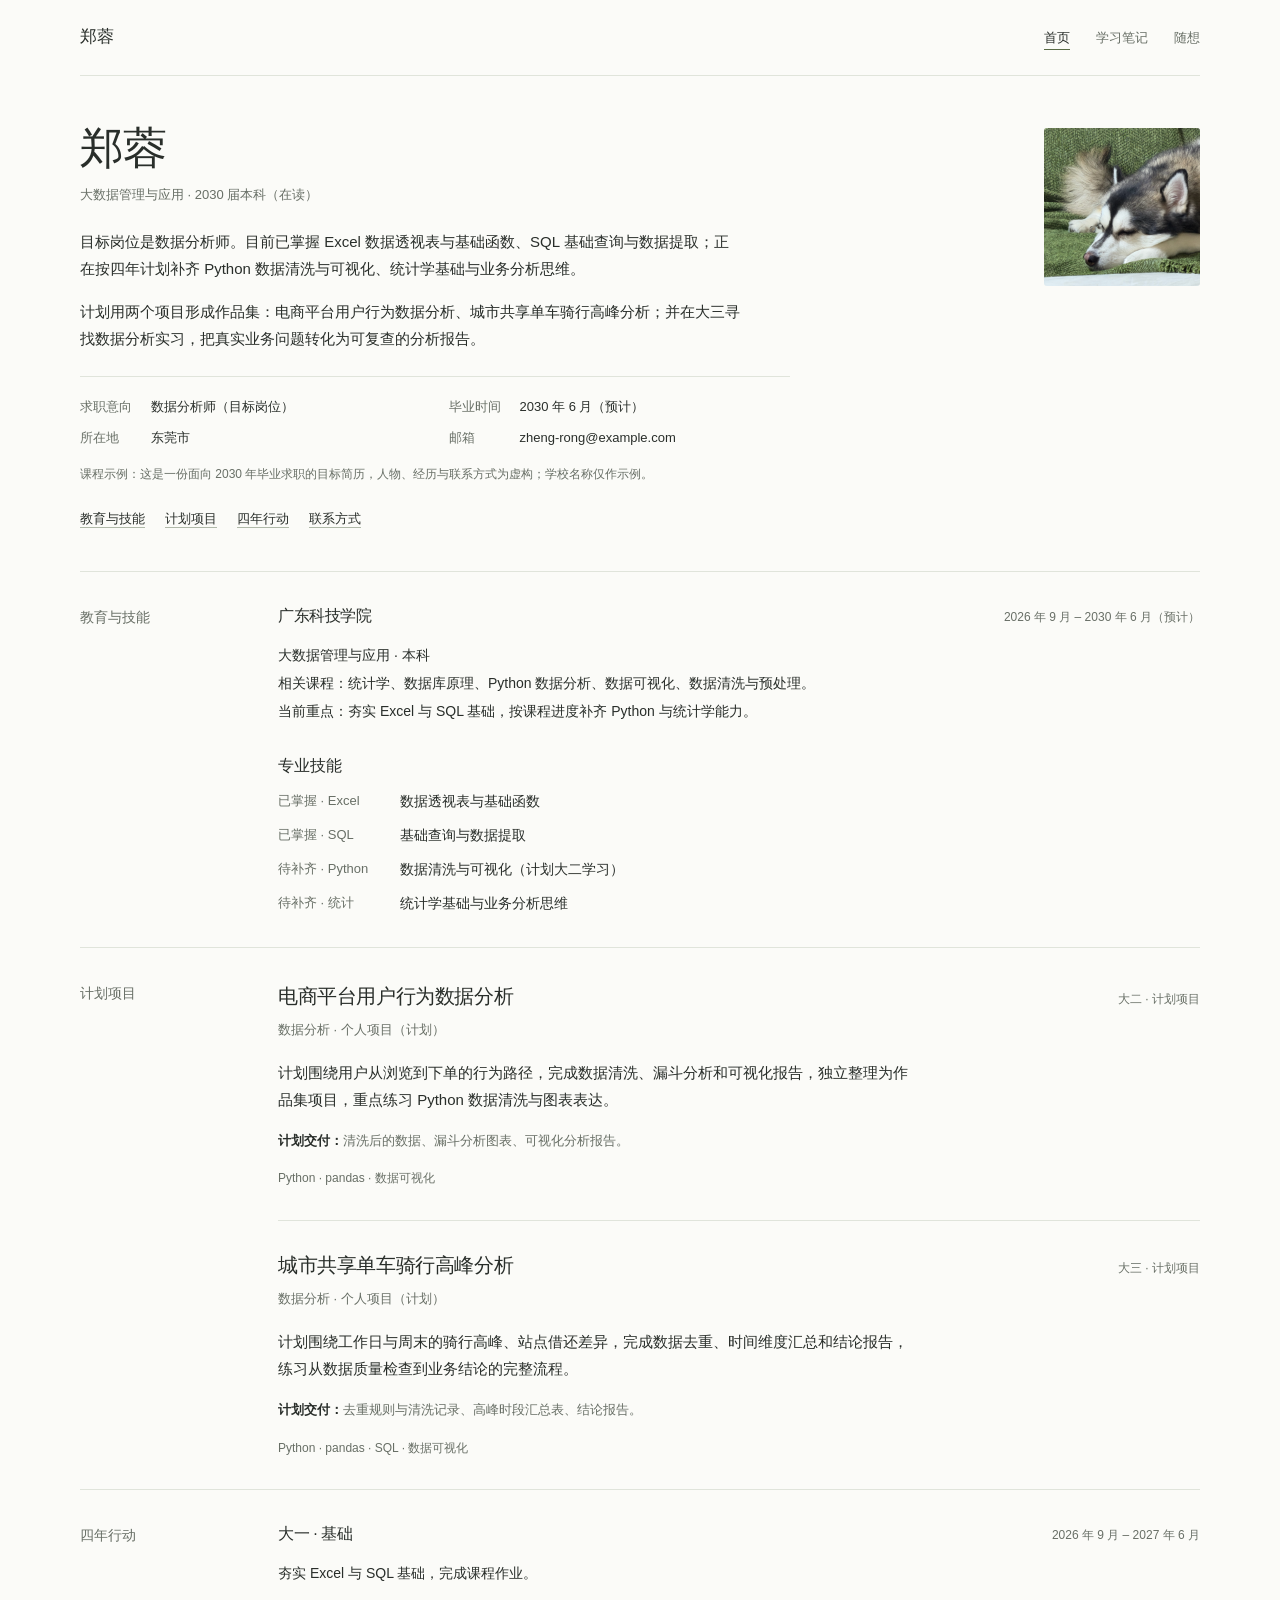
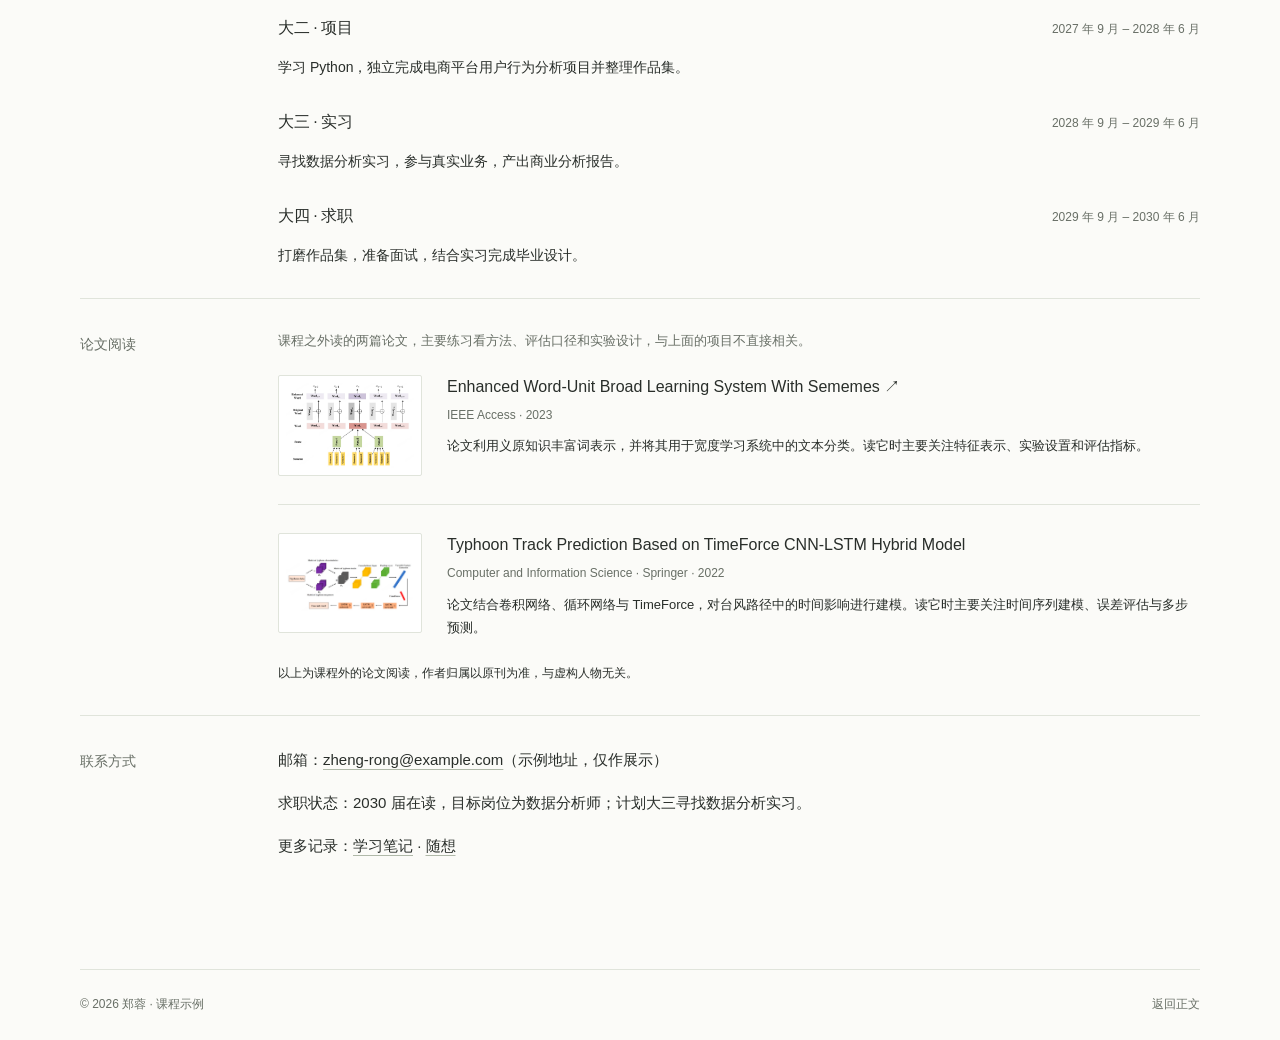
<file: index.html>
<!doctype html>
<html lang="zh-CN">
<head>
  <meta charset="utf-8">
  <meta name="viewport" content="width=device-width, initial-scale=1">
  <title>郑蓉 · 数据分析师目标简历</title>
  <meta name="description" content="大数据管理与应用专业 2030 届本科生郑蓉的中文四年目标简历，目标岗位为数据分析师。课程示例页面。">
  <link rel="icon" type="image/png" sizes="512x512" href="/assets/favicon.png?v=20260922">
  <link rel="apple-touch-icon" sizes="180x180" href="./assets/apple-touch-icon.png?v=20260922">
  <link rel="stylesheet" href="./assets/css/home.css?v=20261119">
  <link rel="stylesheet" href="./assets/css/site.css?v=20260920">
</head>
<body>
  <a class="skip" href="#main">跳至正文</a>
  <header class="site-header">
    <a class="brand" href="./">郑蓉</a>
    <nav aria-label="主导航">
      <a href="./" aria-current="page">首页</a>
      <a href="./knowledge/">学习笔记</a>
      <a href="./ideas/">随想</a>
    </nav>
  </header>
  <main id="main">
    <section class="profile" aria-labelledby="name">
      <div class="profile-copy">
        <h1 id="name">郑蓉</h1>
        <p class="byline">大数据管理与应用 · 2030 届本科（在读）</p>
        <p>目标岗位是数据分析师。目前已掌握 Excel 数据透视表与基础函数、SQL 基础查询与数据提取；正在按四年计划补齐 Python 数据清洗与可视化、统计学基础与业务分析思维。</p>
        <p>计划用两个项目形成作品集：电商平台用户行为数据分析、城市共享单车骑行高峰分析；并在大三寻找数据分析实习，把真实业务问题转化为可复查的分析报告。</p>
        <ul class="resume-facts" aria-label="求职信息">
          <li><span>求职意向</span><strong>数据分析师（目标岗位）</strong></li>
          <li><span>毕业时间</span><strong>2030 年 6 月（预计）</strong></li>
          <li><span>所在地</span><strong>东莞市</strong></li>
          <li><span>邮箱</span><a href="mailto:zheng-rong@example.com">zheng-rong@example.com</a></li>
        </ul>
        <p class="profile-note">课程示例：这是一份面向 2030 年毕业求职的目标简历，人物、经历与联系方式为虚构；学校名称仅作示例。</p>
        <div class="contact-links"><a href="#background">教育与技能</a><a href="#work">计划项目</a><a href="#plan">四年行动</a><a href="#contact">联系方式</a></div>
      </div>
      <figure class="profile-photo">
        <img src="/assets/img/avatar.jpg" alt="郑蓉的头像：一只躺在绿色毯子上的哈士奇" width="935" height="948">
      </figure>
    </section>

    <section class="home-section" id="background" aria-labelledby="background-heading">
      <h2 class="section-title" id="background-heading">教育与技能</h2>
      <div class="section-content">
        <div class="education-entry">
          <div class="entry-heading"><h3>广东科技学院</h3><span class="date">2026 年 9 月 – 2030 年 6 月（预计）</span></div>
          <p>大数据管理与应用 · 本科</p>
          <p>相关课程：统计学、数据库原理、Python 数据分析、数据可视化、数据清洗与预处理。</p>
          <p>当前重点：夯实 Excel 与 SQL 基础，按课程进度补齐 Python 与统计学能力。</p>
        </div>
        <div class="education-entry">
          <h3>专业技能</h3>
          <dl class="skill-list">
            <div><dt>已掌握 · Excel</dt><dd>数据透视表与基础函数</dd></div>
            <div><dt>已掌握 · SQL</dt><dd>基础查询与数据提取</dd></div>
            <div><dt>待补齐 · Python</dt><dd>数据清洗与可视化（计划大二学习）</dd></div>
            <div><dt>待补齐 · 统计</dt><dd>统计学基础与业务分析思维</dd></div>
          </dl>
        </div>
      </div>
    </section>

    <section class="home-section" id="work" aria-labelledby="work-heading">
      <h2 class="section-title" id="work-heading">计划项目</h2>
      <div class="section-content">
        <article class="work-entry">
          <div class="entry-heading"><h3>电商平台用户行为数据分析</h3><span class="date">大二 · 计划项目</span></div>
          <p class="role">数据分析 · 个人项目（计划）</p>
          <p>计划围绕用户从浏览到下单的行为路径，完成数据清洗、漏斗分析和可视化报告，独立整理为作品集项目，重点练习 Python 数据清洗与图表表达。</p>
          <p class="result"><strong>计划交付：</strong>清洗后的数据、漏斗分析图表、可视化分析报告。</p>
          <p class="stack">Python · pandas · 数据可视化</p>
        </article>
        <article class="work-entry">
          <div class="entry-heading"><h3>城市共享单车骑行高峰分析</h3><span class="date">大三 · 计划项目</span></div>
          <p class="role">数据分析 · 个人项目（计划）</p>
          <p>计划围绕工作日与周末的骑行高峰、站点借还差异，完成数据去重、时间维度汇总和结论报告，练习从数据质量检查到业务结论的完整流程。</p>
          <p class="result"><strong>计划交付：</strong>去重规则与清洗记录、高峰时段汇总表、结论报告。</p>
          <p class="stack">Python · pandas · SQL · 数据可视化</p>
        </article>
      </div>
    </section>

    <section class="home-section" id="plan" aria-labelledby="plan-heading">
      <h2 class="section-title" id="plan-heading">四年行动</h2>
      <div class="section-content">
        <div class="education-entry">
          <div class="entry-heading"><h3>大一 · 基础</h3><span class="date">2026 年 9 月 – 2027 年 6 月</span></div>
          <p>夯实 Excel 与 SQL 基础，完成课程作业。</p>
        </div>
        <div class="education-entry">
          <div class="entry-heading"><h3>大二 · 项目</h3><span class="date">2027 年 9 月 – 2028 年 6 月</span></div>
          <p>学习 Python，独立完成电商平台用户行为分析项目并整理作品集。</p>
        </div>
        <div class="education-entry">
          <div class="entry-heading"><h3>大三 · 实习</h3><span class="date">2028 年 9 月 – 2029 年 6 月</span></div>
          <p>寻找数据分析实习，参与真实业务，产出商业分析报告。</p>
        </div>
        <div class="education-entry">
          <div class="entry-heading"><h3>大四 · 求职</h3><span class="date">2029 年 9 月 – 2030 年 6 月</span></div>
          <p>打磨作品集，准备面试，结合实习完成毕业设计。</p>
        </div>
      </div>
    </section>

    <section class="home-section" id="research" aria-labelledby="research-heading">
      <h2 class="section-title" id="research-heading">论文阅读</h2>
      <div class="section-content">
        <p class="paper-intro">课程之外读的两篇论文，主要练习看方法、评估口径和实验设计，与上面的项目不直接相关。</p>
        <article class="publication">
          <a class="paper-image" href="/assets/img/undergraduate/paper-framework-03.jpg" aria-label="查看义原增强模型原图">
            <img src="/assets/img/undergraduate/paper-framework-03.jpg" alt="词、义项和义原三层共同构建增强的词表示。" width="1492" height="994" loading="lazy" decoding="async">
          </a>
          <div>
            <h3><a href="https://doi.org/10.1109/ACCESS.2023.3322439">Enhanced Word-Unit Broad Learning System With Sememes <span aria-hidden="true">↗</span></a></h3>
            <p class="paper-meta">IEEE Access · 2023</p>
            <p>论文利用义原知识丰富词表示，并将其用于宽度学习系统中的文本分类。读它时主要关注特征表示、实验设置和评估指标。</p>
          </div>
        </article>
        <article class="publication">
          <a class="paper-image" href="/assets/img/undergraduate/paper-framework-04.jpg" aria-label="查看 TimeForce 模型原图">
            <img src="/assets/img/undergraduate/paper-framework-04.jpg" alt="台风特征经过 CNN、TimeForce 和 LSTM 模块，用于预测台风路径。" width="1146" height="510" loading="lazy" decoding="async">
          </a>
          <div>
            <h3>Typhoon Track Prediction Based on TimeForce CNN-LSTM Hybrid Model </h3>
            <p class="paper-meta">Computer and Information Science · Springer · 2022</p>
            <p>论文结合卷积网络、循环网络与 TimeForce，对台风路径中的时间影响进行建模。读它时主要关注时间序列建模、误差评估与多步预测。</p>
          </div>
        </article>
        <p class="research-links">以上为课程外的论文阅读，作者归属以原刊为准，与虚构人物无关。</p>
      </div>
    </section>

    <section class="home-section" id="contact" aria-labelledby="contact-heading">
      <h2 class="section-title" id="contact-heading">联系方式</h2>
      <div class="section-content contact-details">
        <p>邮箱：<a class="inline-link" href="mailto:zheng-rong@example.com">zheng-rong@example.com</a>（示例地址，仅作展示）</p>
        <p>求职状态：2030 届在读，目标岗位为数据分析师；计划大三寻找数据分析实习。</p>
        <p>更多记录：<a class="inline-link" href="/knowledge/">学习笔记</a> · <a class="inline-link" href="/ideas/">随想</a></p>
      </div>
    </section>
  </main>
  <footer><span>© 2026 郑蓉 · 课程示例</span><a href="#main">返回正文</a></footer>
</body>
</html>
</file>
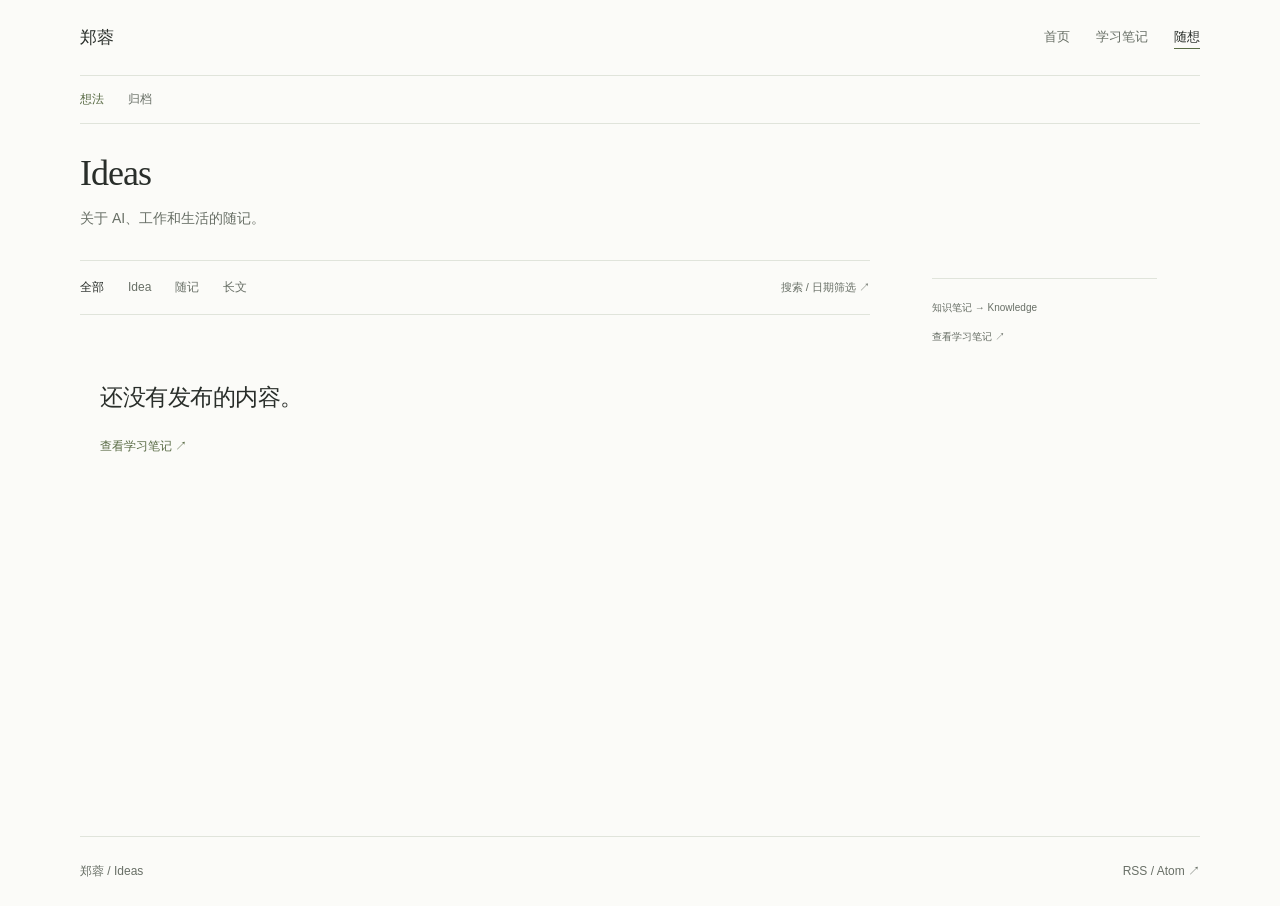
<file: ideas/index.html>
<!doctype html>
<html lang="zh-CN"><head><meta charset="utf-8"><meta name="viewport" content="width=device-width,initial-scale=1">
<title>Ideas · 郑蓉 / Ideas</title><meta name="description" content="关于 AI、工作和生活的随记。"><link rel="canonical" href="https://portfolio.example.com/ideas/">
<meta property="og:title" content="Ideas"><meta property="og:description" content="关于 AI、工作和生活的随记。"><meta property="og:url" content="https://portfolio.example.com/ideas/"><meta property="og:type" content="website"><meta name="twitter:card" content="summary"><meta name="twitter:title" content="Ideas"><meta name="twitter:description" content="关于 AI、工作和生活的随记。">
<link rel="alternate" type="application/atom+xml" title="郑蓉 / Ideas" href="/ideas/feed.xml">
<link rel="icon" type="image/png" sizes="512x512" href="/assets/favicon.png?v=f88695f02a79"><link rel="apple-touch-icon" sizes="180x180" href="/assets/apple-touch-icon.png?v=f88695f02a79">
<link rel="stylesheet" href="/ideas/assets/style.css?v=f88695f02a79"><link rel="stylesheet" href="/assets/css/site.css?v=f88695f02a79"><script defer src="/ideas/assets/app.js?v=f88695f02a79"></script></head>
<body data-base="/ideas" data-page="feed"><a class="skip" href="#main">跳到正文</a><header class="site-header"><a class="brand" href="/">郑蓉</a><nav aria-label="主导航"><a href="/">首页</a><a href="/knowledge/">学习笔记</a><a href="/ideas/" aria-current="location">随想</a></nav></header>
<nav class="section-nav" aria-label="Ideas 导航"><a href="/ideas/" aria-current="page">想法</a><a href="/ideas/archive/" >归档</a></nav>
<main id="main"><section class="intro home-intro "><div class="intro-copy"><h1>Ideas</h1><p>关于 AI、工作和生活的随记。</p></div></section><div class="feed-layout"><section aria-label="最近的想法"><div class="feed-toolbar"><div class="kind-tabs"><a class="kind-tab selected" href="/ideas/">全部</a><a class="kind-tab" href="/ideas/archive/?kind=idea">Idea</a><a class="kind-tab" href="/ideas/archive/?kind=note">随记</a><a class="kind-tab" href="/ideas/archive/?kind=essay">长文</a></div><a href="/ideas/archive/" class="archive-link">搜索 / 日期筛选 ↗</a></div><div class="empty"><h2>还没有发布的内容。</h2><a class="text-link" href="/knowledge/">查看学习笔记 ↗</a></div></section><aside class="feed-sidebar"><section class="small-note"><a href="/knowledge/">知识笔记 → Knowledge</a><a href="/knowledge/">查看学习笔记 ↗</a></section></aside></div></main><footer><a href="/ideas/">郑蓉 / Ideas</a><a href="/ideas/feed.xml">RSS / Atom ↗</a></footer><div class="announcement" role="status" aria-live="polite"></div></body></html>
</file>
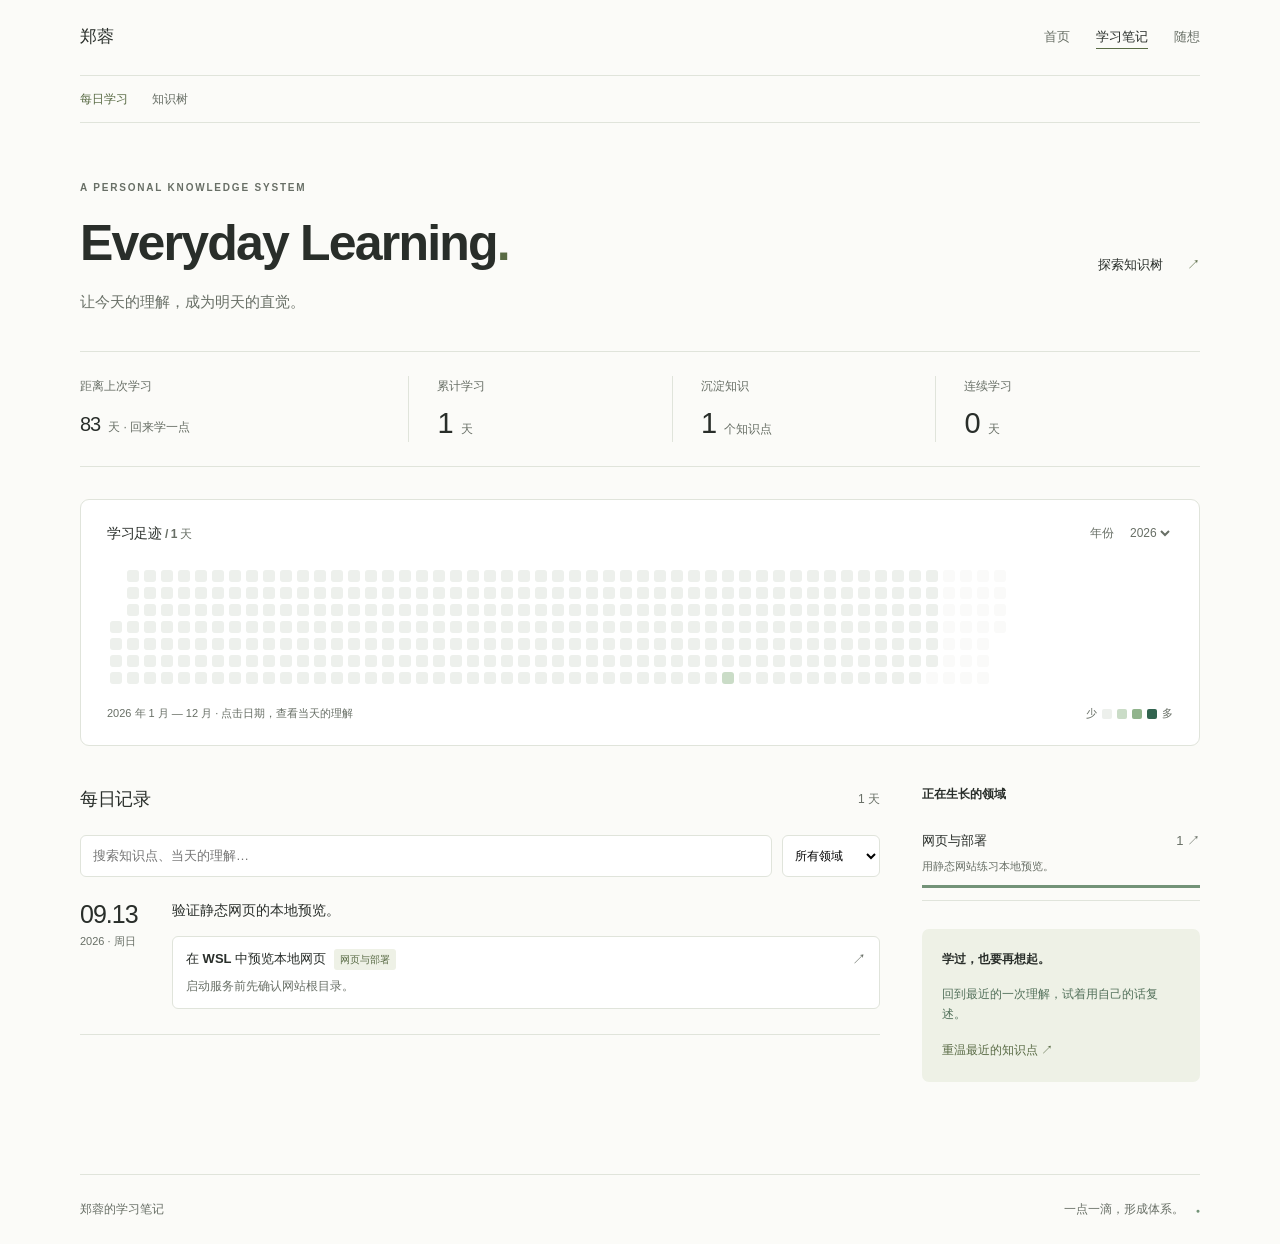
<file: knowledge/index.html>
<!doctype html>
<html lang="zh-CN"><head><meta charset="utf-8"><meta name="viewport" content="width=device-width,initial-scale=1">
<title>学习笔记 · 郑蓉 / Knowledge</title><meta name="description" content="每天学了什么，它们如何连接。">
<meta property="og:title" content="学习笔记"><meta property="og:description" content="每天学了什么，它们如何连接。"><meta name="twitter:card" content="summary"><meta name="twitter:title" content="学习笔记"><meta name="twitter:description" content="每天学了什么，它们如何连接。">
<link rel="icon" type="image/png" sizes="512x512" href="/assets/favicon.png?v=e36e969ca015"><link rel="apple-touch-icon" sizes="180x180" href="/assets/apple-touch-icon.png?v=e36e969ca015">
<link rel="stylesheet" href="/knowledge/assets/style.css?v=e36e969ca015"><link rel="stylesheet" href="/assets/css/site.css?v=e36e969ca015"><script defer src="/knowledge/assets/app.js?v=e36e969ca015"></script></head>
<body data-base="/knowledge" data-page="home"><a class="skip" href="#main">跳至正文</a>
<header class="site-header"><a class="brand" href="/">郑蓉</a><nav aria-label="主导航"><a href="/">首页</a><a href="/knowledge/" aria-current="location">学习笔记</a><a href="/ideas/">随想</a></nav></header>
<nav class="section-nav" aria-label="Knowledge 导航"><a aria-current="page" href="/knowledge/">每日学习</a><a  href="/knowledge/tree/">知识树</a></nav>
<main id="main"><section class="page-intro"><div class="eyebrow">A PERSONAL KNOWLEDGE SYSTEM</div><div class="intro-row"><div><h1>Everyday Learning<span class="period">.</span></h1><p class="lede">让今天的理解，成为明天的直觉。</p></div><a class="text-link" href="/knowledge/tree/">探索知识树 <span>↗</span></a></div></section>
<div id="learning-app" aria-live="polite"><p class="loading">正在展开学习记录…</p></div><noscript><p>学习日历和交互树需要启用 JavaScript；知识详情可直接阅读。</p></noscript></main><footer><span>郑蓉的学习笔记</span><span>一点一滴，形成体系。<span class="footer-dot">●</span></span></footer></body></html>
</file>
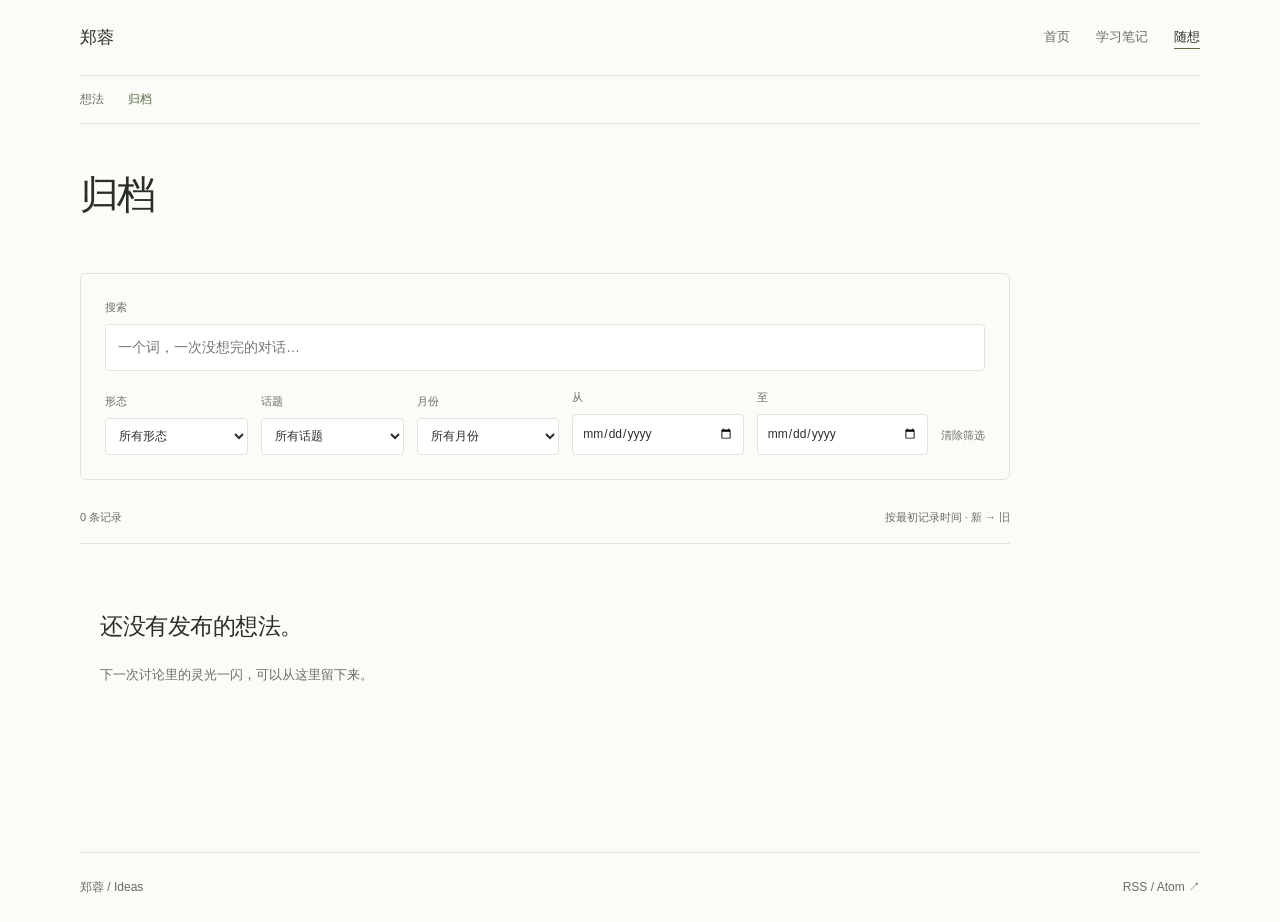
<file: ideas/archive/index.html>
<!doctype html>
<html lang="zh-CN"><head><meta charset="utf-8"><meta name="viewport" content="width=device-width,initial-scale=1">
<title>归档 · 郑蓉 / Ideas</title><meta name="description" content="关于 AI、工作和生活的随记。"><link rel="canonical" href="https://portfolio.example.com/ideas/archive/">
<meta property="og:title" content="归档"><meta property="og:description" content="关于 AI、工作和生活的随记。"><meta property="og:url" content="https://portfolio.example.com/ideas/archive/"><meta property="og:type" content="website"><meta name="twitter:card" content="summary"><meta name="twitter:title" content="归档"><meta name="twitter:description" content="关于 AI、工作和生活的随记。">
<link rel="alternate" type="application/atom+xml" title="郑蓉 / Ideas" href="/ideas/feed.xml">
<link rel="icon" type="image/png" sizes="512x512" href="/assets/favicon.png?v=f88695f02a79"><link rel="apple-touch-icon" sizes="180x180" href="/assets/apple-touch-icon.png?v=f88695f02a79">
<link rel="stylesheet" href="/ideas/assets/style.css?v=f88695f02a79"><link rel="stylesheet" href="/assets/css/site.css?v=f88695f02a79"><script defer src="/ideas/assets/app.js?v=f88695f02a79"></script></head>
<body data-base="/ideas" data-page="archive"><a class="skip" href="#main">跳到正文</a><header class="site-header"><a class="brand" href="/">郑蓉</a><nav aria-label="主导航"><a href="/">首页</a><a href="/knowledge/">学习笔记</a><a href="/ideas/" aria-current="location">随想</a></nav></header>
<nav class="section-nav" aria-label="Ideas 导航"><a href="/ideas/" >想法</a><a href="/ideas/archive/" aria-current="page">归档</a></nav>
<main id="main"><section class="intro archive-intro"><h1>归档</h1></section><form class="filters" id="filters" role="search"><label class="search-label"><span>搜索</span><input type="search" name="q" placeholder="一个词，一次没想完的对话…" aria-label="搜索全文"></label><div class="filter-row"><label><span>形态</span><select name="kind"><option value="">所有形态</option><option value="idea">Idea</option><option value="note">随记</option><option value="essay">长文</option></select></label><label><span>话题</span><select name="tag"><option value="">所有话题</option><option value="agents">Agents</option><option value="models">Models</option><option value="infra">Infra</option><option value="industry">行业</option><option value="work">工作与成长</option><option value="life">日常</option></select></label><label><span>月份</span><select name="month"><option value="">所有月份</option></select></label><label><span>从</span><input type="date" name="from" aria-label="起始日期"></label><label><span>至</span><input type="date" name="to" aria-label="结束日期"></label><button type="reset" class="reset">清除筛选</button></div></form><div class="results-heading"><span id="result-count" role="status">0 条记录</span><span>按最初记录时间 · 新 → 旧</span></div><p id="filter-error" class="filter-error" role="alert" hidden></p><div id="archive-results"><div class="empty"><h2>还没有发布的内容。</h2><a class="text-link" href="/knowledge/">查看学习笔记 ↗</a></div></div><div id="archive-pagination"></div><noscript><p>交互筛选需要 JavaScript。<a href="/ideas/">返回可逐页浏览的时间流</a>。</p></noscript></main><footer><a href="/ideas/">郑蓉 / Ideas</a><a href="/ideas/feed.xml">RSS / Atom ↗</a></footer><div class="announcement" role="status" aria-live="polite"></div></body></html>
</file>
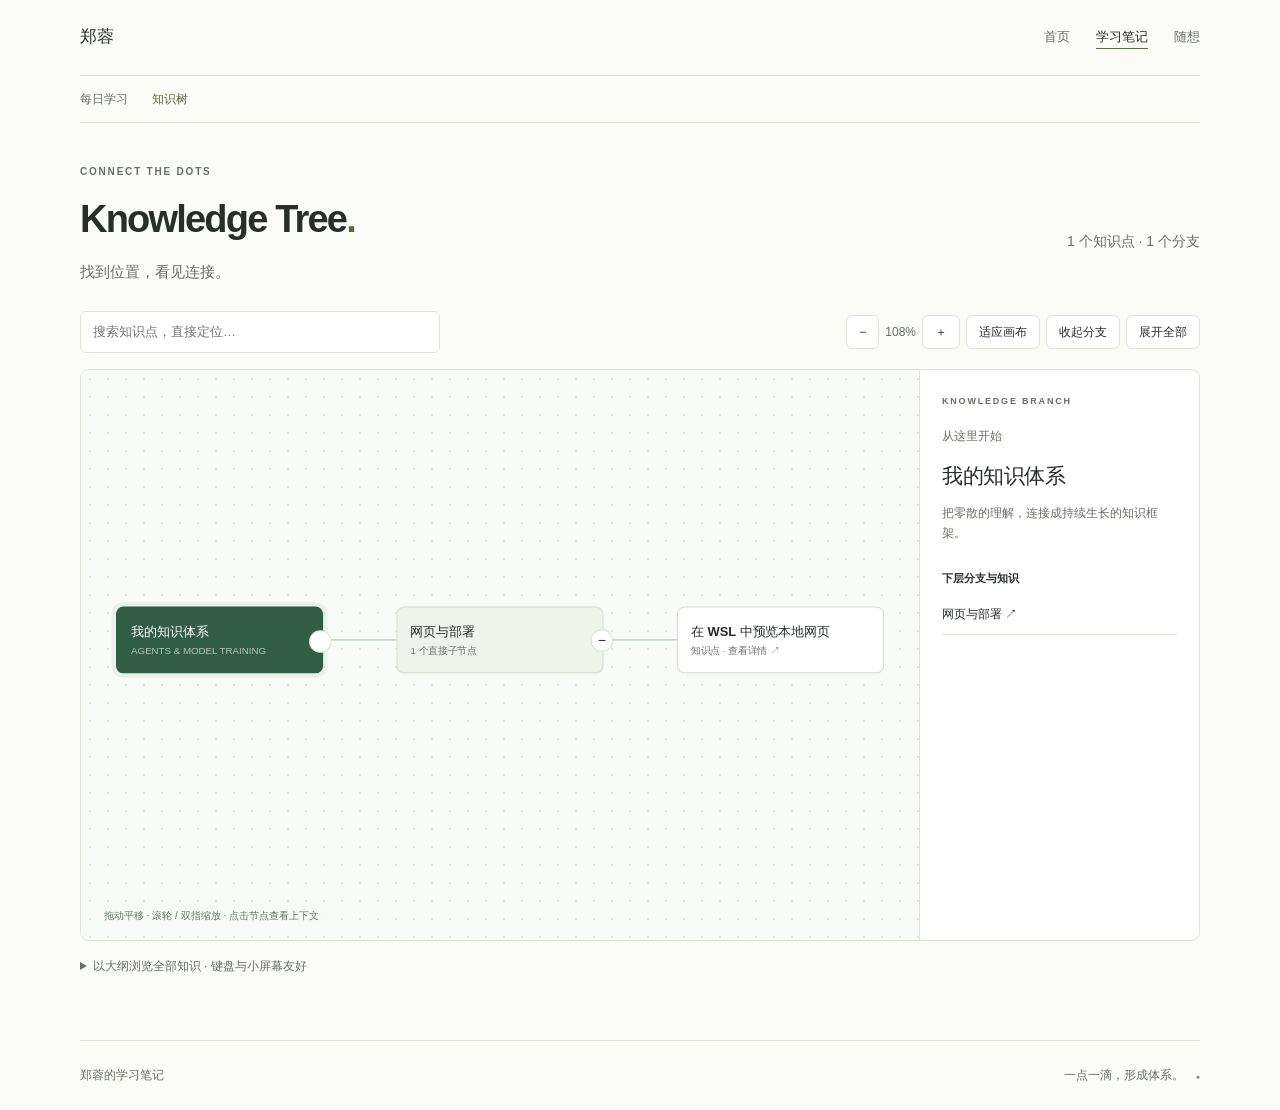
<file: knowledge/tree/index.html>
<!doctype html>
<html lang="zh-CN"><head><meta charset="utf-8"><meta name="viewport" content="width=device-width,initial-scale=1">
<title>知识树 · 郑蓉 / Knowledge</title><meta name="description" content="按知识归属逐层展开，随学习持续生长的知识树。">
<meta property="og:title" content="知识树"><meta property="og:description" content="按知识归属逐层展开，随学习持续生长的知识树。"><meta name="twitter:card" content="summary"><meta name="twitter:title" content="知识树"><meta name="twitter:description" content="按知识归属逐层展开，随学习持续生长的知识树。">
<link rel="icon" type="image/png" sizes="512x512" href="/assets/favicon.png?v=e36e969ca015"><link rel="apple-touch-icon" sizes="180x180" href="/assets/apple-touch-icon.png?v=e36e969ca015">
<link rel="stylesheet" href="/knowledge/assets/style.css?v=e36e969ca015"><link rel="stylesheet" href="/assets/css/site.css?v=e36e969ca015"><script defer src="/knowledge/assets/app.js?v=e36e969ca015"></script></head>
<body data-base="/knowledge" data-page="tree"><a class="skip" href="#main">跳至正文</a>
<header class="site-header"><a class="brand" href="/">郑蓉</a><nav aria-label="主导航"><a href="/">首页</a><a href="/knowledge/" aria-current="location">学习笔记</a><a href="/ideas/">随想</a></nav></header>
<nav class="section-nav" aria-label="Knowledge 导航"><a  href="/knowledge/">每日学习</a><a aria-current="page" href="/knowledge/tree/">知识树</a></nav>
<main id="main"><section class="page-intro tree-intro"><div class="eyebrow">CONNECT THE DOTS</div><div class="intro-row"><div><h1>Knowledge Tree<span class="period">.</span></h1><p class="lede">找到位置，看见连接。</p></div><div id="tree-count" class="muted"></div></div></section>
<div id="tree-app"><p class="loading">正在展开知识树…</p></div><noscript><p>学习日历和交互树需要启用 JavaScript；知识详情可直接阅读。</p></noscript></main><footer><span>郑蓉的学习笔记</span><span>一点一滴，形成体系。<span class="footer-dot">●</span></span></footer></body></html>
</file>
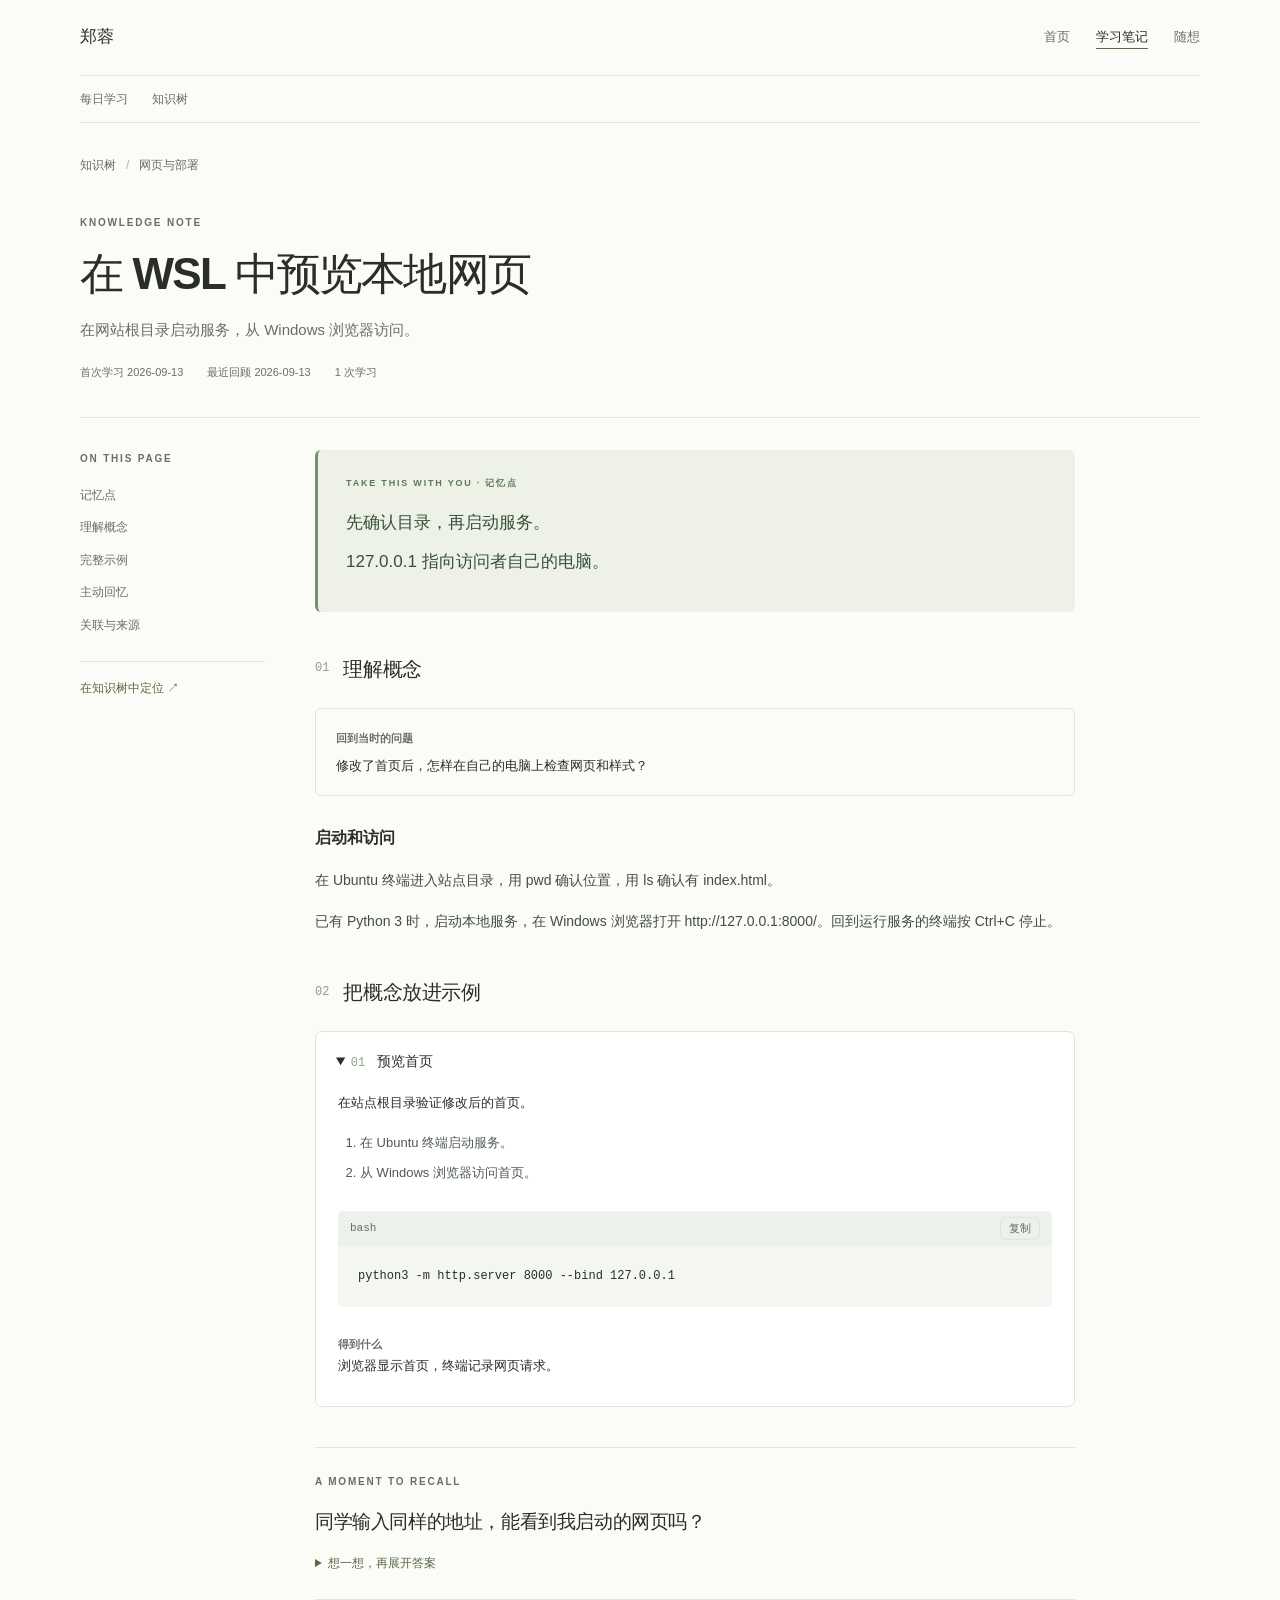
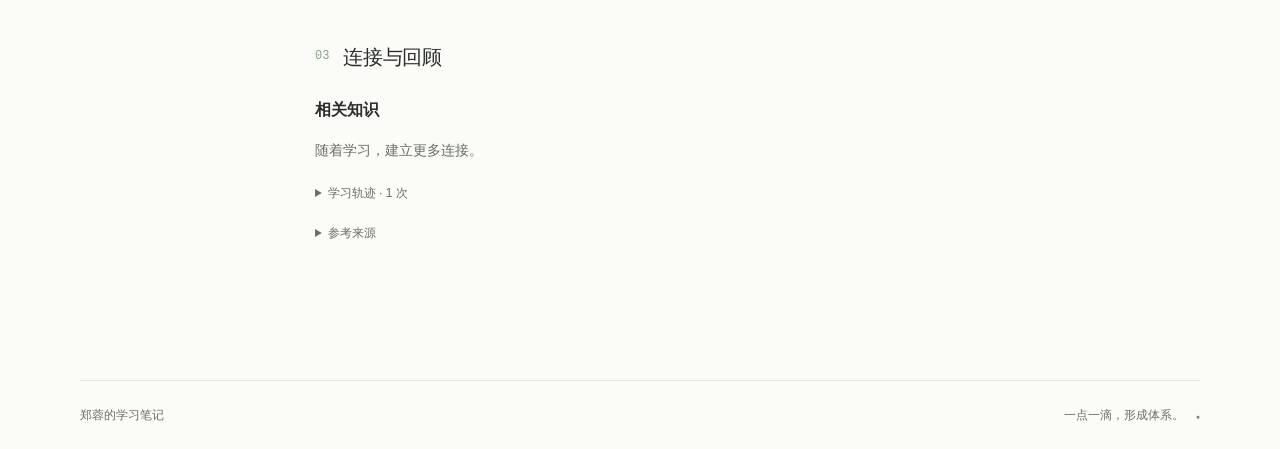
<file: knowledge/notes/local-web-preview/index.html>
<!doctype html>
<html lang="zh-CN"><head><meta charset="utf-8"><meta name="viewport" content="width=device-width,initial-scale=1">
<title>在 WSL 中预览本地网页 · 郑蓉 / Knowledge</title><meta name="description" content="在网站根目录启动服务，从 Windows 浏览器访问。">
<meta property="og:title" content="在 WSL 中预览本地网页"><meta property="og:description" content="在网站根目录启动服务，从 Windows 浏览器访问。"><meta name="twitter:card" content="summary"><meta name="twitter:title" content="在 WSL 中预览本地网页"><meta name="twitter:description" content="在网站根目录启动服务，从 Windows 浏览器访问。">
<link rel="icon" type="image/png" sizes="512x512" href="/assets/favicon.png?v=e36e969ca015"><link rel="apple-touch-icon" sizes="180x180" href="/assets/apple-touch-icon.png?v=e36e969ca015">
<link rel="stylesheet" href="/knowledge/assets/style.css?v=e36e969ca015"><link rel="stylesheet" href="/assets/css/site.css?v=e36e969ca015"><script defer src="/knowledge/assets/app.js?v=e36e969ca015"></script></head>
<body data-base="/knowledge" data-page="detail"><a class="skip" href="#main">跳至正文</a>
<header class="site-header"><a class="brand" href="/">郑蓉</a><nav aria-label="主导航"><a href="/">首页</a><a href="/knowledge/" aria-current="location">学习笔记</a><a href="/ideas/">随想</a></nav></header>
<nav class="section-nav" aria-label="Knowledge 导航"><a  href="/knowledge/">每日学习</a><a  href="/knowledge/tree/">知识树</a></nav>
<main id="main"><article class="detail"><div class="breadcrumbs"><a href="/knowledge/tree/">知识树</a><span>/</span><a href="/knowledge/tree/?node=web-basics">网页与部署</a></div>
<div class="detail-heading"><div class="eyebrow">KNOWLEDGE NOTE</div><h1>在 WSL 中预览本地网页</h1><p class="lede">在网站根目录启动服务，从 Windows 浏览器访问。</p><div class="meta">首次学习 2026-09-13<span>最近回顾 2026-09-13</span><span>1 次学习</span></div></div>
<div class="reading-layout"><aside class="reading-nav"><span class="eyebrow">ON THIS PAGE</span><a href="#memory">记忆点</a><a href="#concept">理解概念</a><a href="#examples">完整示例</a><a href="#recall">主动回忆</a><a href="#connections">关联与来源</a><a class="back-tree" href="/knowledge/tree/?node=local-web-preview">在知识树中定位 ↗</a></aside>
<div class="reading-body"><section id="memory" class="memory"><div class="eyebrow">TAKE THIS WITH YOU · 记忆点</div><p>先确认目录，再启动服务。</p><p>127.0.0.1 指向访问者自己的电脑。</p></section>
<section id="concept"><div class="section-heading"><span class="number">01</span><h2>理解概念</h2></div><div class="context"><b>回到当时的问题</b><p>修改了首页后，怎样在自己的电脑上检查网页和样式？</p></div><section class="prose-section"><h3>启动和访问</h3><p>在 Ubuntu 终端进入站点目录，用 pwd 确认位置，用 ls 确认有 index.html。</p><p>已有 Python 3 时，启动本地服务，在 Windows 浏览器打开 http://127.0.0.1:8000/。回到运行服务的终端按 Ctrl+C 停止。</p></section></section>
<section id="examples"><div class="section-heading"><span class="number">02</span><h2>把概念放进示例</h2></div><details class="example" open><summary><span class="number">01</span>预览首页</summary><div class="example-body"><p>在站点根目录验证修改后的首页。</p><ol><li>在 Ubuntu 终端启动服务。</li><li>从 Windows 浏览器访问首页。</li></ol><div class="code-label">bash<button class="copy-code" type="button">复制</button></div><pre><code>python3 -m http.server 8000 --bind 127.0.0.1</code></pre><p class="result"><b>得到什么</b><br>浏览器显示首页，终端记录网页请求。</p></div></details></section>
<section id="recall" class="recall"><div class="eyebrow">A MOMENT TO RECALL</div><h2>同学输入同样的地址，能看到我启动的网页吗？</h2><details><summary>想一想，再展开答案</summary><p>不能直接看到。127.0.0.1 指向同学自己的电脑。</p></details></section>
<section id="connections"><div class="section-heading"><span class="number">03</span><h2>连接与回顾</h2></div><h3>相关知识</h3><p class="muted">随着学习，建立更多连接。</p><details class="history"><summary>学习轨迹 · 1 次</summary><ul><li><a href="/knowledge/?day=2026-09-13">2026-09-13</a><span class="tag">初学</span><p>启动服务前先确认网站根目录。</p></li></ul></details><details class="history"><summary>参考来源</summary><ul><li>来自当次学习讨论，尚未附外部来源。</li></ul></details></section></div></div></article><noscript><p>学习日历和交互树需要启用 JavaScript；知识详情可直接阅读。</p></noscript></main><footer><span>郑蓉的学习笔记</span><span>一点一滴，形成体系。<span class="footer-dot">●</span></span></footer></body></html>
</file>
<file: assets/css/home.css>
* { box-sizing: border-box; }
html { scroll-behavior: smooth; scroll-padding-top: 28px; }
body { margin: 0; font: 15px/1.8 var(--site-sans); -webkit-font-smoothing: antialiased; }
a { color: inherit; text-decoration: none; }
a:hover { color: var(--site-accent); }
img { display: block; max-width: 100%; height: auto; }
h1, h2, h3, h4, p { margin-top: 0; }
h1, h2, h3, h4 { font-weight: 500; }
p { margin-bottom: 16px; }
.skip { position: fixed; top: -100px; left: 20px; padding: 10px 16px; background: white; z-index: 10; }
.skip:focus { top: 12px; }
.profile { display: grid; grid-template-columns: minmax(0, 1fr) 156px; gap: 60px; align-items: start; padding: 48px 0 40px; }
.profile h1 { font: 44px/1.15 var(--site-serif); letter-spacing: -1.3px; margin-bottom: 8px; }
.profile .byline { font-size: 13px; color: var(--site-muted); margin-bottom: 22px; }
.profile-copy { max-width: 710px; }
.profile-copy > p:not(.byline) { max-width: 660px; }
.profile-copy strong { font-weight: 600; }
.resume-facts { list-style: none; display: grid; grid-template-columns: repeat(2, minmax(0, 1fr)); gap: 8px 28px; margin: 24px 0 0; padding: 18px 0 0; border-top: 1px solid var(--site-line); font-size: 13px; }
.resume-facts li { display: flex; align-items: baseline; gap: 12px; }
.resume-facts li span { flex: 0 0 4.5em; color: var(--site-muted); }
.resume-facts li strong, .resume-facts li a { font-weight: 500; }
.profile-note { color: var(--site-muted); font-size: 12px; margin: 14px 0 0; }
.profile-photo { margin: 4px 0 0; }
.profile-photo img { width: 156px; border-radius: 3px; }
.contact-links { display: flex; flex-wrap: wrap; gap: 8px 20px; margin-top: 22px; font-size: 13px; }
.contact-links a, .inline-link { text-decoration: underline; text-decoration-color: #b0b9a9; text-underline-offset: 4px; text-decoration-thickness: 1px; }
.contact-links a:hover, .inline-link:hover { text-decoration-color: var(--site-accent); }
.home-section { display: grid; grid-template-columns: 164px minmax(0, 1fr); gap: 34px; border-top: 1px solid var(--site-line); padding: 30px 0; }
.section-title { margin: 3px 0 0; font-size: 14px; color: var(--site-muted); letter-spacing: 0; }
.section-content { min-width: 0; }
.notebooks { display: grid; grid-template-columns: 1fr 1fr; gap: 36px; }
.notebook { display: block; }
.notebook h3 { font-size: 18px; margin-bottom: 7px; }
.notebook h3 span { font-size: 14px; color: var(--site-muted); margin-left: 6px; }
.notebook p { font-size: 13px; color: var(--site-muted); margin: 0; max-width: 32ch; }
.notebook:hover h3 { text-decoration: underline; text-underline-offset: 4px; }
.work-entry + .work-entry { margin-top: 30px; padding-top: 26px; border-top: 1px solid var(--site-line); }
.entry-heading { display: flex; align-items: baseline; justify-content: space-between; flex-wrap: wrap; gap: 3px 20px; margin-bottom: 4px; }
.entry-heading h3 { font-size: 20px; letter-spacing: -.4px; margin: 0; }
.entry-heading .date { font-size: 12px; color: var(--site-muted); font-variant-numeric: tabular-nums; }
.role { font-size: 13px; color: var(--site-muted); margin-bottom: 18px; }
.work-entry h4 { margin: 19px 0 6px; font-size: 15px; font-weight: 600; }
.work-entry p { max-width: 76ch; }
.work-entry .result { font-size: 13px; color: var(--site-muted); }
.result strong { color: var(--site-ink); font-weight: 600; }
.work-entry .stack { font-size: 12px; color: var(--site-muted); margin-bottom: 0; }
.paper-intro { color: var(--site-muted); font-size: 13px; max-width: 76ch; margin-bottom: 22px; }
.publication { display: grid; grid-template-columns: 144px minmax(0, 1fr); gap: 25px; align-items: start; }
.publication + .publication { margin-top: 28px; padding-top: 28px; border-top: 1px solid var(--site-line); }
.paper-image { display: flex; align-items: center; min-height: 100px; background: white; border: 1px solid var(--site-line); padding: 7px; border-radius: 2px; }
.paper-image img { width: 100%; }
.publication h3 { margin: 0 0 6px; font-size: 16px; line-height: 1.5; }
.publication h3 a:hover { text-decoration: underline; text-underline-offset: 4px; }
.publication .paper-meta { color: var(--site-muted); font-size: 12px; margin-bottom: 8px; }
.publication p { margin-bottom: 0; font-size: 13px; }
.research-links { margin: 24px 0 0; font-size: 12px; }
.education-entry + .education-entry { margin-top: 28px; }
.education-entry h3 { font-size: 16px; margin-bottom: 8px; }
.education-entry p { font-size: 14px; margin: 3px 0 0; }
.education-entry .education-note { color: var(--site-muted); font-size: 12px; }
.skill-list { display: grid; gap: 9px; margin: 0; }
.skill-list div { display: grid; grid-template-columns: 108px minmax(0, 1fr); gap: 14px; }
.skill-list dt { color: var(--site-muted); font-size: 13px; }
.skill-list dd { margin: 0; font-size: 14px; }
.background-note { color: var(--site-muted); font-size: 13px; margin: 22px 0 0; max-width: 76ch; }
.footer-links { display: flex; flex-wrap: wrap; gap: 20px; }
@media (max-width: 850px) {
  .profile { gap: 32px; }
  .home-section { grid-template-columns: 125px minmax(0, 1fr); gap: 26px; }
  .publication { grid-template-columns: 112px minmax(0, 1fr); gap: 20px; }
}
@media (max-width: 600px) {
  body { font-size: 14px; }
  .profile { grid-template-columns: minmax(0, 1fr) 80px; gap: 18px; padding: 32px 0; }
  .profile-copy { display: contents; }
  .profile h1 { font-size: 35px; margin-bottom: 2px; grid-column: 1; grid-row: 1; }
  .profile .byline { grid-column: 1; grid-row: 2; margin: 0; font-size: 12px; }
  .profile-copy > p:not(.byline), .contact-links { grid-column: 1 / -1; margin: 0; }
  .resume-facts { grid-column: 1 / -1; grid-template-columns: 1fr; gap: 7px; margin: 0; padding-top: 15px; }
  .profile-photo { grid-column: 2; grid-row: 1 / 3; margin: 0; }
  .profile-photo img { width: 80px; }
  .contact-links { gap: 8px 18px; font-size: 12px; }
  .skill-list div { grid-template-columns: 92px minmax(0, 1fr); gap: 10px; }
  .home-section { display: block; padding: 25px 0; }
  .section-title { margin: 0 0 20px; font-size: 13px; }
  .notebooks { gap: 22px; }
  .notebook h3 { font-size: 17px; }
  .notebook p { font-size: 12px; }
  .entry-heading h3 { font-size: 18px; }
  .publication { grid-template-columns: 88px minmax(0, 1fr); gap: 16px; }
  .paper-image { min-height: 70px; padding: 5px; }
  .publication h3 { font-size: 15px; }
  .publication p { font-size: 12px; }
  .education-entry h3 { font-size: 16px; }
}
@media (max-width: 360px) {
  .profile h1 { font-size: 30px; }
  .notebooks { grid-template-columns: 1fr; }
  .publication { grid-template-columns: 1fr; }
  .paper-image { max-width: 120px; }
}
@media print {
  .profile { padding-top: 0; }
  .home-section { break-inside: avoid; }
}
</file>
<file: assets/css/site.css>
/* Shared foundation for Home, Knowledge and Ideas. Product layouts stay local. */
:root {
  --site-background: #fbfbf8;
  --site-surface: #ffffff;
  --site-ink: #292e2a;
  --site-muted: #686f66;
  --site-line: #e0e4db;
  --site-accent: #596b45;
  --site-soft: #eef1e6;
  --site-sans: -apple-system, BlinkMacSystemFont, 'Segoe UI', 'PingFang SC', 'Microsoft YaHei', sans-serif;
  --site-serif: Georgia, 'Iowan Old Style', 'Songti SC', 'STSong', serif;
  --site-width: 1120px;
  --ink: var(--site-ink);
  --muted: var(--site-muted);
  --line: var(--site-line);
  --accent: var(--site-accent);
  --green: var(--site-accent);
  --soft: var(--site-soft);
  --tint: var(--site-soft);
  --font: var(--site-sans);
  --sans: var(--site-sans);
  --serif: var(--site-serif);
}
body { background: var(--site-background); color: var(--site-ink); font-family: var(--site-sans); }
.site-header, body > main, body > footer, .section-nav {
  width: min(var(--site-width), calc(100% - 64px));
  max-width: none;
  margin-inline: auto;
  padding-inline: 0;
}
.site-header {
  position: static;
  height: auto;
  min-height: 76px;
  padding-block: 20px;
  display: flex;
  align-items: center;
  justify-content: space-between;
  flex-wrap: wrap;
  gap: 12px 28px;
  border-bottom: 1px solid var(--site-line);
}
.site-header .brand { color: var(--site-ink); font-size: 17px; font-weight: 500; letter-spacing: -.4px; white-space: nowrap; }
.site-header nav { display: flex; align-items: center; flex-wrap: wrap; gap: 26px; font-size: 13px; }
.site-header nav a { color: var(--site-muted); padding-block: 4px; }
.site-header nav a:hover, .site-header nav a[aria-current] { color: var(--site-ink); }
.site-header nav a[aria-current] { text-decoration: underline; text-underline-offset: 7px; text-decoration-thickness: 1px; text-decoration-color: var(--site-accent); }
.site-header nav a[aria-current]::after { content: none; }
.section-nav { display: flex; flex-wrap: wrap; gap: 24px; padding-block: 13px; font-size: 12px; border-bottom: 1px solid var(--site-line); }
.section-nav a { color: var(--site-muted); }
.section-nav a[aria-current], .section-nav a:hover { color: var(--site-accent); }
body > footer { padding-block: 24px; margin-top: 64px; display: flex; justify-content: space-between; flex-wrap: wrap; gap: 12px 24px; border-top: 1px solid var(--site-line); color: var(--site-muted); font-size: 12px; }
body > footer a:hover { color: var(--site-accent); }
a:focus-visible, button:focus-visible, summary:focus-visible, input:focus-visible, select:focus-visible, [tabindex]:focus-visible { outline: 2px solid var(--site-accent); outline-offset: 4px; }
::selection { background: #dde5ce; }
@media (max-width: 700px) {
  .site-header, body > main, body > footer, .section-nav { width: calc(100% - 40px); padding-inline: 0; }
  .site-header { min-height: 68px; padding-block: 16px; gap: 10px 20px; }
  .site-header .brand { font-size: 16px; }
  .site-header nav { gap: 18px; font-size: 12px; }
  body > footer { margin-top: 40px; font-size: 11px; }
}
@media (prefers-reduced-motion: reduce) { html { scroll-behavior: auto; } }
@media print { .site-header, .section-nav, body > footer { display: none; } body > main { width: 100%; } }
</file>
<file: ideas/assets/style.css>
:root {
  --paper: #fbfbf8;
  --white: #fff;
  --ink: #292e2a;
  --muted: #747b72;
  --line: #e0e4db;
  --accent: #596b45;
  --tint: #eef1e6;
  --serif: Georgia, 'Iowan Old Style', 'Songti SC', 'STSong', serif;
  --sans: -apple-system, BlinkMacSystemFont, 'Segoe UI', 'PingFang SC', 'Microsoft YaHei', sans-serif;
}
* { box-sizing: border-box; }
html { scroll-behavior: smooth; scroll-padding-top: 30px; }
body { margin: 0; background: var(--paper); color: var(--ink); font: 14px/1.75 var(--sans); -webkit-font-smoothing: antialiased; }
a { color: inherit; text-decoration: none; }
a:hover { color: var(--accent); }
button, input, select { font: inherit; color: inherit; }
button, select { cursor: pointer; }
button { background: none; border: 1px solid var(--line); border-radius: 4px; padding: 7px 12px; }
button:hover { border-color: #8a987b; }
a:focus-visible, button:focus-visible, input:focus-visible, select:focus-visible, [tabindex]:focus-visible { outline: 2px solid var(--accent); outline-offset: 5px; }
::selection { background: #dde5ce; }
h1, h2, h3, p { margin-top: 0; }
h1, h2, h3 { font-weight: 500; }
.site-header, main, footer { width: min(1160px, calc(100% - 96px)); margin-inline: auto; }
.site-header { height: 88px; display: flex; align-items: center; justify-content: space-between; border-bottom: 1px solid var(--line); }
.brand { font-size: 17px; letter-spacing: -.5px; }
.brand span { color: #a5ad9f; margin: 0 14px; }
.brand strong { font-weight: 500; }
.site-header nav { display: flex; gap: 32px; font-size: 12px; color: var(--muted); }
.site-header nav a[aria-current] { color: var(--ink); position: relative; }
.site-header nav a[aria-current]::after { content: ''; width: 4px; height: 4px; background: var(--accent); border-radius: 50%; position: absolute; bottom: -10px; left: calc(50% - 2px); }
main { min-height: 72vh; }
.eyebrow { font: 10px/1.5 ui-monospace, SFMono-Regular, Consolas, monospace; letter-spacing: 1.7px; color: var(--muted); margin-bottom: 24px; }
.intro { padding: 48px 0 40px; max-width: 820px; }
.home-intro { max-width: none; padding: 28px 0; }
.home-intro.with-photo { display: grid; grid-template-columns: minmax(0, 1fr) 160px; align-items: center; gap: 32px; }
.intro-copy { min-width: 0; }
.intro-photo { margin: 0; }
.intro-photo img { display: block; width: 100%; height: auto; border-radius: 2px; }
.intro-copy > .intro-meta { margin-top: 12px; margin-bottom: 0; font-size: 11px; color: var(--muted); }
.intro h1 { font: 46px/1.2 var(--serif); letter-spacing: -1.4px; margin-bottom: 20px; }
.intro > p, .intro-copy > p { color: var(--muted); font-size: 14px; line-height: 1.9; max-width: 630px; margin-bottom: 20px; }
.home-intro h1 { font-size: 36px; letter-spacing: -1px; margin-bottom: 10px; }
.home-intro .intro-copy > p { margin-bottom: 0; }
.intro-meta { display: flex; align-items: center; gap: 8px; font-size: 11px; color: var(--muted); }
.feed-layout { display: grid; grid-template-columns: minmax(0, 790px) 225px; gap: 62px; }
.feed-toolbar { display: flex; align-items: center; justify-content: space-between; border-top: 1px solid var(--line); border-bottom: 1px solid var(--line); padding: 16px 0; gap: 20px; }
.kind-tabs { display: flex; align-items: center; gap: 24px; }
.kind-tab { font-size: 12px; color: var(--muted); }
.kind-tab.selected { color: var(--ink); }
.archive-link { font-size: 11px; color: var(--muted); white-space: nowrap; }
.entry { display: grid; grid-template-columns: 60px minmax(0, 1fr); gap: 24px; padding: 32px 0; border-bottom: 1px solid var(--line); }
.entry-date { padding-top: 1px; font: 12px/1.65 ui-monospace, SFMono-Regular, monospace; color: var(--muted); }
.entry-date time { display: block; color: #555e50; }
.entry-date > span { font-size: 10px; color: #8d9487; }
.entry-kind { display: flex; gap: 7px; align-items: center; font: 10px/1.5 ui-monospace, var(--sans); color: var(--muted); margin-bottom: 11px; }
.entry-kind i { height: 5px; width: 5px; border: 1px solid #839174; border-radius: 50%; }
.essay .entry-kind i { border-radius: 0; background: #839174; }
.note .entry-kind i { border-radius: 0; transform: rotate(45deg); }
.entry-kind > span { margin-left: 8px; opacity: .8; font: 10px var(--sans); }
.entry h2 { font-size: 23px; line-height: 1.5; letter-spacing: -.7px; margin-bottom: 12px; overflow-wrap: anywhere; }
.entry-text { color: #62695f; font-size: 14px; line-height: 1.95; overflow-wrap: anywhere; }
.entry-text p { margin-bottom: 12px; white-space: pre-line; }
.entry.idea .entry-text { font-size: 16px; color: var(--ink); line-height: 1.9; }
.entry.idea h2 { font-size: 19px; }
.entry-bottom { display: flex; align-items: center; justify-content: space-between; gap: 20px; margin-top: 17px; }
.tags { display: flex; flex-wrap: wrap; gap: 8px 13px; }
.tag { font-size: 11px; color: #768069; }
.tag:hover { text-decoration: underline; text-underline-offset: 4px; }
.read-link { font-size: 11px; color: var(--muted); white-space: nowrap; }
.read-link span { display: inline-block; margin-left: 5px; transition: transform .15s; }
.read-link:hover span { transform: translate(2px, -2px); }
.feed-sidebar { padding-top: 18px; }
.feed-sidebar > section { margin-bottom: 38px; }
.feed-sidebar h2 { font-size: 11px; color: var(--muted); margin-bottom: 12px; }
.sidebar-list a { display: flex; align-items: center; justify-content: space-between; padding: 8px 0; font-size: 12px; }
.sidebar-list small { font: 10px ui-monospace, monospace; color: #939b8a; }
.small-note { border-top: 1px solid var(--line); padding-top: 19px; font-size: 10px; color: var(--muted); line-height: 1.9; }
.small-note a { display: block; margin-bottom: 10px; }
.empty { padding: 62px 20px 76px; }
.empty h2 { font-size: 23px; letter-spacing: -.5px; margin-bottom: 16px; }
.empty p { font-size: 13px; line-height: 2; color: var(--muted); margin-bottom: 24px; }
.text-link { font-size: 12px; color: var(--accent); }
.pagination { display: flex; justify-content: space-between; align-items: center; gap: 15px; padding: 28px 0; font-size: 12px; }
.pagination > span { color: var(--muted); font: 11px ui-monospace, monospace; }
footer { display: flex; justify-content: space-between; gap: 20px; margin-top: 80px; padding: 27px 0; border-top: 1px solid var(--line); color: var(--muted); font-size: 10px; }
footer > span { color: #939a8b; }
.demo-banner { background: #edf0e5; color: #61704f; padding: 9px 20px; font-size: 11px; text-align: center; }
.demo-banner a { margin-left: 18px; text-decoration: underline; text-underline-offset: 3px; }
.skip { position: fixed; top: -100px; left: 20px; padding: 10px 20px; background: white; z-index: 30; }
.skip:focus { top: 10px; }
.sr-only { position: absolute; height: 1px; width: 1px; padding: 0; overflow: hidden; clip: rect(0, 0, 0, 0); white-space: nowrap; }
.announcement:not(:empty) { position: fixed; left: 50%; bottom: 30px; transform: translateX(-50%); padding: 11px 20px; background: #303b2a; color: white; border-radius: 5px; font-size: 12px; max-width: calc(100% - 40px); z-index: 10; }
/* Archive: one filter surface and a chronological result list. */
.archive-intro { padding-bottom: 34px; }
.archive-intro h1 { font-family: var(--sans); font-size: 39px; letter-spacing: -1.7px; }
.period { color: var(--accent); }
.filters { padding: 24px; border: 1px solid var(--line); border-radius: 6px; max-width: 930px; }
.filters label { display: flex; flex-direction: column; gap: 7px; font-size: 11px; min-width: 0; color: var(--muted); }
.filters input, .filters select { border: 1px solid var(--line); background: var(--white); border-radius: 4px; padding: 8px 9px; color: var(--ink); min-width: 0; width: 100%; font-size: 12px; min-height: 37px; }
.search-label > input { font-size: 14px; padding: 10px 12px; }
.filter-row { display: grid; grid-template-columns: 1fr 1fr 1fr 1.2fr 1.2fr auto; gap: 13px; margin-top: 17px; align-items: end; }
.reset { border: 0; font-size: 11px; color: var(--muted); padding: 10px 0; }
.results-heading { display: flex; justify-content: space-between; max-width: 930px; color: var(--muted); font-size: 11px; padding: 28px 0 16px; border-bottom: 1px solid var(--line); }
#archive-results, #archive-pagination { max-width: 930px; }
#archive-results .entry { padding-right: 25px; }
.month-label { font: 11px/1.5 ui-monospace, monospace; letter-spacing: 1px; color: #7f8c70; margin: 30px 0 0 84px; }
.filter-error { color: #935c3f; font-size: 12px; margin-top: 18px; }
/* Reading: brief ideas stay brief; essays gain a quiet margin TOC. */
.post { padding: 36px 0 20px; max-width: 890px; margin-inline: auto; }
.back-link { font-size: 11px; color: var(--muted); }
.post-header { margin: 44px 0 36px; max-width: 720px; }
.post-meta { display: flex; flex-wrap: wrap; align-items: center; gap: 18px; font-size: 11px; color: var(--muted); margin-bottom: 21px; }
.kind-label { color: var(--accent); font-family: ui-monospace, var(--sans); }
.post-header h1 { font-size: clamp(29px, 3.8vw, 42px); line-height: 1.45; letter-spacing: -1.5px; margin-bottom: 21px; overflow-wrap: anywhere; }
.post-lede { font-size: 15px; color: var(--muted); line-height: 1.9; margin-bottom: 22px; }
.post .tags { margin-top: 14px; }
.reading-layout { display: grid; grid-template-columns: minmax(0, 680px); }
.has-toc { max-width: none; }
.has-toc .reading-layout { grid-template-columns: 160px minmax(0, 680px); gap: 50px; }
.has-toc .post-header { margin-left: 210px; }
.toc { position: sticky; top: 30px; align-self: start; display: flex; flex-direction: column; gap: 12px; padding-top: 6px; }
.toc .eyebrow { font-size: 9px; margin-bottom: 7px; }
.toc a { font-size: 11px; color: var(--muted); line-height: 1.7; padding-left: 12px; border-left: 1px solid var(--line); }
.toc a:hover { border-color: var(--accent); color: var(--accent); }
.reading-column { min-width: 0; }
.prose { font-size: 16px; line-height: 2.05; color: #3f473b; overflow-wrap: anywhere; }
.prose > p { margin: 0 0 24px; white-space: pre-line; }
.prose h2 { font-size: 23px; line-height: 1.6; color: var(--ink); margin: 43px 0 19px; letter-spacing: -.5px; }
.prose h2:first-child { margin-top: 0; }
.prose ul, .prose ol { padding-left: 24px; margin: 22px 0 28px; }
.prose li { padding: 4px 0 4px 4px; }
.prose li::marker { color: #91a07e; }
.prose sup { font-size: 10px; margin-left: 5px; color: var(--accent); }
.prose blockquote { margin: 32px 0; border-left: 2px solid #a4b48c; padding: 5px 0 5px 24px; color: #5d6b4f; }
.prose blockquote p { font: 21px/1.9 var(--serif); white-space: pre-line; margin: 0 0 10px; }
.prose cite { font: 11px var(--sans); color: var(--muted); }
.callout { padding: 22px 25px; background: var(--tint); border-radius: 4px; margin: 30px 0; }
.callout > span { font-size: 10px; color: #7c8c68; }
.callout > p { margin: 8px 0 0; font-size: 14px; line-height: 1.95; color: #526044; white-space: pre-line; }
.code-block { margin: 29px 0; border: 1px solid var(--line); border-radius: 5px; overflow: hidden; }
.code-top { padding: 8px 16px; display: flex; justify-content: space-between; align-items: center; background: #f0f2ea; font: 10px ui-monospace, monospace; color: var(--muted); }
.code-top button { border: 0; font: 10px var(--sans); padding: 3px 0; }
pre { background: #f6f7f2; margin: 0; padding: 22px; font: 12px/1.9 ui-monospace, SFMono-Regular, Consolas, monospace; overflow-x: auto; tab-size: 4; }
code { font-family: inherit; }
.thought-break { border: 0; text-align: center; margin: 34px 0; }
.thought-break::before { content: '·  ·  ·'; color: #9aa58d; font-size: 18px; letter-spacing: 12px; }
.post.idea { max-width: 700px; padding-top: 40px; }
.post.idea .post-header { margin-bottom: 28px; }
.post.idea .prose { font-size: 22px; line-height: 1.95; letter-spacing: -.4px; }
.post.idea .post-header h1 { font-size: 28px; }
.post.note { max-width: 730px; }
.post-signoff { margin: 42px 0 32px; display: flex; align-items: center; justify-content: space-between; gap: 20px; padding-top: 24px; border-top: 1px solid var(--line); }
.signature { font: italic 21px var(--serif); color: #76865e; }
.copy-link { font-size: 10px; border: 0; padding-right: 0; color: var(--muted); }
.sources { border-top: 1px solid var(--line); padding-top: 23px; margin: 30px 0; }
.sources h2, .read-next h2 { font-size: 12px; color: var(--muted); margin-bottom: 19px; }
.sources ol { padding-left: 20px; font-size: 12px; }
.sources li { padding: 5px 0 12px 4px; scroll-margin-top: 30px; }
.sources li:target { background: var(--tint); }
.sources li > span { display: block; font-size: 10px; color: var(--muted); margin-top: 5px; }
.sources a { text-decoration: underline; text-underline-offset: 4px; }
.read-next { border-top: 1px solid var(--line); padding-top: 23px; margin: 28px 0; }
.read-next a { display: block; padding: 13px 0; font-size: 14px; }
.read-next small { display: block; margin-top: 5px; font-size: 10px; color: var(--muted); }
@media (max-width: 1000px) {
  .site-header, main, footer { width: calc(100% - 64px); }
  .feed-layout { grid-template-columns: minmax(0, 1fr) 190px; gap: 35px; }
  .entry { gap: 18px; }
  .has-toc .reading-layout { grid-template-columns: 135px minmax(0, 1fr); gap: 28px; }
  .has-toc .post-header { margin-left: 163px; }
  .filter-row { grid-template-columns: 1fr 1fr 1fr; }
}
@media (max-width: 700px) {
  .site-header, main, footer { width: calc(100% - 40px); }
  .site-header { height: 77px; }
  .brand { font-size: 15px; }
  .brand span { margin: 0 10px; }
  .site-header nav { gap: 18px; font-size: 11px; }
  .intro { padding: 32px 0 28px; }
  .home-intro { padding: 22px 0; }
  .home-intro.with-photo { grid-template-columns: minmax(0, 1fr) 88px; gap: 16px; }
  .intro-copy { padding: 0; }
  .intro-copy > p { margin-bottom: 0; }
  .intro-copy > .intro-meta { margin-top: 12px; }
  .intro .eyebrow { font-size: 9px; letter-spacing: 1.2px; margin-bottom: 20px; }
  .intro h1 { font-size: clamp(31px, 7.8vw, 49px); letter-spacing: -1.7px; }
  .home-intro h1 { font-size: 30px; letter-spacing: -1px; }
  .intro > p, .intro-copy > p { font-size: 12px; max-width: 330px; }
  .intro-meta { font-size: 10px; }
  .feed-layout { display: block; }
  .feed-toolbar { padding: 14px 0; gap: 12px; }
  .kind-tabs { gap: 19px; }
  .kind-tab { font-size: 11px; }
  .archive-link { font-size: 10px; }
  .entry { grid-template-columns: 43px minmax(0, 1fr); gap: 14px; padding: 26px 0; }
  .entry-date { font-size: 10px; padding-top: 2px; }
  .entry-date > span { font-size: 9px; }
  .entry h2 { font-size: 20px; letter-spacing: -.5px; }
  .entry-text { font-size: 13px; }
  .entry.idea .entry-text { font-size: 15px; }
  .entry-kind { font-size: 9px; }
  .entry-bottom { gap: 10px; }
  .tags { gap: 7px 9px; }
  .tag, .read-link { font-size: 10px; }
  .feed-sidebar { display: grid; grid-template-columns: 1fr 1fr; gap: 20px; padding-top: 38px; }
  .feed-sidebar > section { margin-bottom: 15px; }
  .empty { padding: 40px 10px 50px; }
  .empty h2 { font-size: 21px; }
  footer { margin-top: 42px; gap: 10px; font-size: 9px; }
  footer > span { display: none; }
  .filters { padding: 17px; }
  .filter-row { grid-template-columns: 1fr 1fr; gap: 12px; }
  .filters input, .filters select { font-size: 12px; }
  .filters input[type=search] { font-size: 16px; }
  .results-heading { font-size: 10px; gap: 15px; }
  #archive-results .entry { padding-right: 0; }
  .month-label { margin-left: 57px; }
  .post { padding-top: 25px; }
  .post-header, .has-toc .post-header { margin: 31px 0 29px; }
  .post-header h1 { font-size: 30px; letter-spacing: -1px; }
  .post-meta { font-size: 10px; gap: 13px; }
  .post-lede { font-size: 13px; }
  .reading-layout, .has-toc .reading-layout { display: block; }
  .toc { position: static; flex-direction: row; flex-wrap: wrap; gap: 10px 15px; margin-bottom: 30px; padding-bottom: 20px; border-bottom: 1px solid var(--line); }
  .toc .eyebrow { display: none; }
  .toc a { font-size: 10px; padding-left: 8px; }
  .prose { font-size: 15px; line-height: 2; }
  .prose h2 { font-size: 21px; }
  .prose blockquote { padding-left: 18px; }
  .prose blockquote p { font-size: 19px; }
  .callout { padding: 18px 20px; }
  pre { padding: 17px; font-size: 11px; }
  .post.idea .prose { font-size: 19px; }
  .post.idea .post-header h1 { font-size: 25px; }
  .post-signoff { margin-top: 33px; }
  .copy-link { font-size: 9px; }
  .demo-banner { font-size: 9px; padding: 8px 14px; }
  .demo-banner a { display: inline-block; margin-left: 10px; }
}
@media (prefers-reduced-motion: reduce) { html { scroll-behavior: auto; } * { transition: none !important; } }
@media print { .site-header, .toc, footer, .copy-code, .copy-link, .read-next, .back-link { display: none; } body { background: white; } main, .post { width: 100%; max-width: none; } .has-toc .post-header { margin-left: 0; } .has-toc .reading-layout { display: block; } pre { white-space: pre-wrap; } }
</file>
<file: knowledge/assets/style.css>
:root{--bg:#fafbf9;--paper:#fff;--ink:#222b28;--muted:#6b746f;--line:#e2e7e2;--green:#32644f;--soft:#eaf1e9;--font:-apple-system,BlinkMacSystemFont,"Segoe UI","PingFang SC","Microsoft YaHei",sans-serif}*{box-sizing:border-box}html{scroll-behavior:smooth;scroll-padding-top:36px}body{margin:0;background:var(--bg);color:var(--ink);font:14px/1.7 var(--font);-webkit-font-smoothing:antialiased}a{color:inherit;text-decoration:none}a:hover{color:var(--green)}button,input,select{font:inherit}button,a,input,select,summary{-webkit-tap-highlight-color:transparent}button,select{cursor:pointer}button{color:inherit}button:disabled{cursor:default;opacity:.4}button:focus-visible,a:focus-visible,input:focus-visible,summary:focus-visible,select:focus-visible,[tabindex]:focus-visible{outline:2px solid var(--green);outline-offset:4px}button{border:1px solid var(--line);background:var(--paper);border-radius:6px;padding:6px 12px}button:hover{border-color:#8ca394}h1,h2,h3,p{margin-top:0}h1{font-size:clamp(32px,4.1vw,50px);letter-spacing:-1.8px;line-height:1.2;font-weight:550;margin-bottom:15px}h2{font-size:20px;font-weight:550;letter-spacing:-.4px}h3{font-size:16px;font-weight:600}p{margin-bottom:14px}.site-header{max-width:1248px;margin:auto;padding:25px 40px;display:flex;justify-content:space-between;align-items:center;border-bottom:1px solid var(--line)}.brand{font-size:17px;letter-spacing:-.4px;white-space:nowrap}.brand span{color:#a6afa8;margin:0 14px}.brand b{font-weight:500}.site-header nav{display:flex;gap:30px;font-size:13px}.site-header nav a{color:var(--muted)}.site-header nav a[aria-current]{color:var(--ink);position:relative}.site-header nav a[aria-current]:after{content:"";height:2px;background:var(--green);position:absolute;bottom:-27px;left:0;right:0}main{max-width:1248px;padding:0 40px;margin:auto;min-height:75vh}.page-intro{padding:56px 0 35px}.eyebrow{font-size:10px;letter-spacing:1.8px;color:var(--muted);font-weight:600;margin-bottom:17px}.intro-row{display:flex;align-items:center;justify-content:space-between;gap:25px}.lede{color:var(--muted);font-size:15px;margin:0;line-height:1.85}.period{color:var(--green)}.text-link{font-size:13px;white-space:nowrap}.text-link span{margin-left:20px;color:var(--green)}.metrics{display:grid;grid-template-columns:1.25fr 1fr 1fr 1fr;border-top:1px solid var(--line);border-bottom:1px solid var(--line);padding:24px 0;margin-bottom:32px}.metric{padding:0 28px;border-right:1px solid var(--line)}.metric:first-child{padding-left:0}.metric:last-child{border:0}.metric-label{font-size:12px;color:var(--muted);margin-bottom:9px}.metric-value{font-size:29px;font-weight:500;letter-spacing:-1px;line-height:1.2}.metric-value small{font-size:12px;font-weight:400;color:var(--muted);margin-left:8px;letter-spacing:0}.metric-status{font-size:20px;line-height:1.8}.status-dot{width:7px;height:7px;border-radius:50%;background:var(--green);display:inline-block;margin-right:8px}.panel{border:1px solid var(--line);border-radius:9px;background:var(--paper)}.calendar-panel{padding:22px 26px;margin-bottom:38px}.panel-head{display:flex;align-items:center;justify-content:space-between;gap:16px;margin-bottom:20px}.panel-head h2{font-size:14px;margin:0}.calendar-controls{display:flex;align-items:center;gap:12px}.calendar-controls select{border:0;background:none;font-size:12px;color:var(--muted)}.calendar-scroll{overflow:auto;padding:5px 3px}.calendar{display:grid;grid-template-rows:repeat(7,12px);grid-auto-flow:column;grid-auto-columns:12px;gap:5px;min-width:max-content}.day{padding:0;border:0;background:#edf0ec;border-radius:3px;position:relative;min-width:0;line-height:1}.day[data-level="1"]{background:#cadcc7}.day[data-level="2"]{background:#91b48c}.day[data-level="3"]{background:#5c8c61}.day[data-level="4"]{background:#32644f}.day[aria-pressed="true"]{outline:2px solid var(--ink);outline-offset:2px}.day.future{opacity:.3}.day.blank{visibility:hidden}.calendar-meta{display:flex;justify-content:space-between;align-items:center;color:var(--muted);font-size:11px;margin-top:15px}.legend{display:flex;align-items:center;gap:5px}.legend i{display:inline-block;width:10px;height:10px;background:#edf0ec;border-radius:2px}.legend i:nth-of-type(2){background:#cadcc7}.legend i:nth-of-type(3){background:#91b48c}.legend i:nth-of-type(4){background:#32644f}.home-columns{display:grid;grid-template-columns:minmax(0,1fr) 278px;gap:42px}.section-title{display:flex;justify-content:space-between;align-items:center;margin-bottom:20px}.section-title h2{font-size:18px;margin:0}.muted{color:var(--muted)}.small{font-size:12px}.filter-bar{display:flex;gap:10px;margin-bottom:22px}.search{border:1px solid var(--line);background:var(--paper);border-radius:6px;padding:9px 12px;min-width:0;width:100%;font-size:13px}.filter-bar select{max-width:140px;border:1px solid var(--line);border-radius:6px;padding:0 8px;background:var(--paper);font-size:12px}.day-record{display:grid;grid-template-columns:70px minmax(0,1fr);gap:22px;padding:0 0 25px;margin-bottom:25px;border-bottom:1px solid var(--line)}.day-label{font-variant-numeric:tabular-nums}.day-label strong{font-size:25px;font-weight:500;letter-spacing:-1px;display:block;line-height:1.2}.day-label span{font-size:11px;color:var(--muted)}.record-heading{font-weight:500;margin:0 0 13px;font-size:14px}.entry{display:block;padding:11px 13px;border:1px solid var(--line);border-radius:6px;margin-top:9px;background:var(--paper);transition:border-color .15s}.entry:hover{border-color:#83a38d}.entry-top{display:flex;align-items:center;gap:8px}.entry-top strong{font-size:13px;font-weight:550}.entry .arrow{margin-left:auto;color:var(--muted)}.entry p{font-size:12px;line-height:1.7;color:var(--muted);margin:5px 0 0}.tag{font-size:10px;white-space:nowrap;background:var(--soft);color:var(--green);border-radius:3px;padding:2px 6px}.sidebar-section{margin-bottom:28px}.sidebar-section h3{font-size:12px;font-weight:600;margin-bottom:14px}.branch-link{display:block;padding:12px 0;border-bottom:1px solid var(--line)}.branch-link-top{display:flex;justify-content:space-between;font-size:13px}.branch-link p{font-size:11px;color:var(--muted);margin:4px 0 0}.branch-link .track{height:3px;background:#e9eee8;margin-top:10px}.track span{display:block;height:100%;background:#739378}.sidebar-note{padding:20px;background:var(--soft);border-radius:7px}.sidebar-note p{font-size:12px;color:#52705a;margin:8px 0 14px}.sidebar-note a{font-size:12px;color:var(--green)}.empty{padding:42px 24px;border:1px dashed #cfd9cf;border-radius:8px;text-align:center;margin-bottom:22px}.empty-mark{font:42px Georgia,serif;color:#829887;margin-bottom:13px}.empty h2{font-size:18px;margin-bottom:8px}.empty p{font-size:13px;color:var(--muted)}.primary{display:inline-block;padding:9px 15px;border-radius:5px;background:var(--green);color:white;font-size:12px}.primary:hover{background:#284f3e;color:white}.active-filter{display:flex;gap:10px;align-items:center;font-size:12px;margin-bottom:16px}.active-filter button{padding:2px 8px}.loading{padding:50px;color:var(--muted)}footer{max-width:1248px;padding:28px 40px;margin:60px auto 0;border-top:1px solid var(--line);display:flex;justify-content:space-between;color:var(--muted);font-size:11px}.footer-dot{font-size:7px;color:#739378;margin-left:12px}.demo-banner{padding:9px 20px;background:#eef1e6;color:#556344;font-size:12px;text-align:center}.demo-banner a{margin-left:20px;text-decoration:underline}.skip{position:fixed;top:-60px;left:20px;background:white;padding:10px;z-index:30}.skip:focus{top:10px}
/* Knowledge map: one canvas, with a contextual reading panel. */
.tree-intro{padding:40px 0 25px}.tree-intro h1{font-size:38px}.tree-toolbar{display:flex;align-items:center;justify-content:space-between;gap:16px;margin-bottom:16px}.tree-search{position:relative;width:360px;max-width:100%}.search-results{position:absolute;top:45px;width:100%;background:white;border:1px solid var(--line);border-radius:6px;box-shadow:0 6px 20px #23352a12;z-index:10;max-height:270px;overflow:auto}.search-results:empty{display:none}.search-results button{display:block;text-align:left;width:100%;border:0;border-radius:0;padding:10px 14px}.search-results button:hover{background:var(--soft)}.search-results small{display:block;color:var(--muted)}.tree-tools{display:flex;gap:6px;align-items:center}.tree-tools button{font-size:12px;white-space:nowrap}.map-layout{display:grid;grid-template-columns:minmax(0,1fr) 280px;border:1px solid var(--line);border-radius:9px;overflow:hidden;background:white}.map-canvas{height:570px;overflow:hidden;position:relative;touch-action:none;background-color:#f9fbf8;background-image:radial-gradient(#dfe6dc .8px,transparent .8px);background-size:18px 18px;cursor:grab}.map-canvas:active{cursor:grabbing}.map-world{position:absolute;left:0;top:0;transform-origin:0 0}.map-lines{position:absolute;left:0;top:0;overflow:visible;pointer-events:none}.map-lines path{fill:none;stroke:#bdcdbd;stroke-width:1.3}.map-lines path.related-edge{stroke:#7d9c8d;stroke-dasharray:5 5;opacity:.65}.map-node{position:absolute;width:192px;height:62px;background:white;border:1px solid #d6e0d4;border-radius:7px;box-shadow:0 2px 3px #23352a03;display:flex;align-items:center;padding:0;cursor:default}.map-node.active{border:2px solid var(--green);box-shadow:0 0 0 4px #32644f12}.map-node.root{background:#315d47;color:white;border-color:#315d47}.map-node.branch{background:#eef3eb}.node-main{border:0;background:none;text-align:left;padding:10px 12px;width:100%;height:100%;overflow:hidden;line-height:1.35;display:flex;flex-direction:column;justify-content:center;align-items:flex-start}.node-main span{font-size:12px;font-weight:550;max-width:100%;overflow:hidden;text-overflow:ellipsis;white-space:nowrap}.node-main small{font-size:9px;opacity:.65;margin-top:4px}.node-toggle{padding:0;position:absolute;right:-10px;top:20px;width:21px;height:21px;border-radius:50%;font-size:13px;line-height:18px;z-index:2}.map-help{position:absolute;left:15px;bottom:12px;font-size:10px;color:#657765;pointer-events:none;background:#f9fbf8dc;padding:4px 8px;border-radius:4px}.map-context{padding:24px 22px;border-left:1px solid var(--line);overflow:auto;max-height:570px}.map-context h2{font-size:21px;line-height:1.4;margin-bottom:13px}.map-context p{font-size:12px;color:var(--muted)}.map-context .eyebrow{font-size:9px}.map-context h3{font-size:11px;margin:25px 0 8px}.context-link{display:block;border-bottom:1px solid var(--line);padding:9px 0;font-size:12px}.map-context .primary{display:block;text-align:center;margin-top:22px}.map-context .memory-mini{padding:12px;background:var(--soft);border-radius:5px;color:var(--green);font-size:12px}.tree-outline{margin-top:15px}.tree-outline>summary{font-size:12px;color:var(--muted);cursor:pointer}.outline-items{padding:20px;max-height:350px;overflow:auto}.outline-items button{margin:3px;text-align:left;font-size:12px}.outline-items ul{list-style:none;padding-left:22px}.map-error{font-size:12px;color:#965223;margin-bottom:10px}
/* Notes: a quiet, bounded reading column. */
.detail{padding:32px 0}.breadcrumbs{display:flex;gap:10px;align-items:center;flex-wrap:wrap;color:var(--muted);font-size:12px;margin-bottom:38px}.breadcrumbs span{color:#a9b3aa}.detail-heading{max-width:840px;margin-bottom:35px}.detail-heading h1{font-size:clamp(30px,4vw,44px)}.meta{display:flex;gap:24px;flex-wrap:wrap;color:var(--muted);font-size:11px;margin-top:20px}.reading-layout{display:grid;grid-template-columns:185px minmax(0,760px);gap:50px;border-top:1px solid var(--line);padding-top:32px}.reading-nav{position:sticky;top:28px;align-self:start;display:flex;flex-direction:column;gap:12px;font-size:12px;color:var(--muted)}.reading-nav .eyebrow{margin-bottom:6px}.reading-nav .back-tree{margin-top:14px;padding-top:16px;border-top:1px solid var(--line);color:var(--green)}.reading-body>section{margin-bottom:40px}.memory{background:var(--soft);padding:26px 28px;border-radius:6px;border-left:3px solid #71936e}.memory .eyebrow{font-size:9px;color:#5c785b}.memory p{font-size:17px;font-weight:500;color:#35513b;line-height:1.8;margin:8px 0}.section-heading{display:flex;gap:14px;align-items:center;margin-bottom:22px}.section-heading h2{margin:0}.number{font:12px/1.4 ui-monospace,monospace;color:#8ca088}.context{border:1px solid var(--line);border-radius:6px;padding:18px 20px;margin-bottom:24px;font-size:13px}.context b{font-size:11px;color:var(--muted)}.context p{margin:6px 0 0}.prose-section{margin:28px 0}.prose-section p{font-size:14px;line-height:1.95;color:#424e45;white-space:pre-line}.example{background:white;border:1px solid var(--line);border-radius:7px;margin-bottom:14px;overflow:hidden}.example>summary{cursor:pointer;padding:18px 20px;font-weight:500;font-size:14px}.example summary .number{margin-right:12px}.example-body{padding:0 22px 15px;font-size:13px}.example-body ol{padding-left:22px}.example-body li{padding:4px 0;color:#4f5a52}.code-label{background:#edf1eb;display:flex;justify-content:space-between;align-items:center;padding:6px 12px;border-radius:5px 5px 0 0;margin-top:22px;font:11px ui-monospace,monospace;color:#5e715f}.code-label button{font:11px var(--font);padding:3px 8px;background:transparent}pre{font:12px/1.8 ui-monospace,SFMono-Regular,Consolas,monospace;background:#f4f6f1;padding:20px;overflow:auto;margin:0 0 18px;border-radius:0 0 5px 5px;tab-size:4}code{font-family:inherit}.result{padding-top:8px}.result b{font-size:11px;color:var(--muted)}.recall{border-top:1px solid var(--line);border-bottom:1px solid var(--line);padding:25px 0}.recall h2{font-size:19px;line-height:1.6}.recall summary{cursor:pointer;color:var(--green);font-size:12px}.recall details p{margin:18px 0 0;font-size:14px;line-height:1.9}.related-link{display:flex;justify-content:space-between;padding:12px 0;border-bottom:1px solid var(--line);font-size:13px}.history{margin-top:20px}.history summary{font-size:12px;color:var(--muted);cursor:pointer}.history ul{padding-left:20px;font-size:12px}.history li{padding:8px 0}.history li p{color:var(--muted);margin:6px 0}.history .tag{margin-left:12px}.history a{text-decoration:underline;text-underline-offset:3px}.hidden{display:none!important}
@media(min-width:1400px){.calendar{grid-template-rows:repeat(7,13px);grid-auto-columns:13px;gap:6px}}@media(max-width:960px){.home-columns{grid-template-columns:minmax(0,1fr) 225px;gap:25px}.map-layout{grid-template-columns:minmax(0,1fr) 245px}.reading-layout{grid-template-columns:150px minmax(0,1fr);gap:28px}.tree-tools{flex-wrap:wrap}.metric{padding:0 16px}}@media(max-width:700px){.site-header{padding:20px;flex-wrap:wrap;gap:20px}.site-header nav{gap:24px;font-size:12px}.site-header nav a[aria-current]:after{bottom:-20px}.brand{font-size:15px}.brand span{margin:0 9px}main{padding:0 20px}.page-intro{padding:35px 0 24px}.intro-row{align-items:flex-start;flex-direction:column;gap:17px}h1{font-size:34px;letter-spacing:-1.4px}.lede{font-size:13px}.metrics{grid-template-columns:1fr 1fr;gap:22px;padding:23px 0}.metric{padding:0 16px}.metric:nth-child(3){padding-left:0}.metric:nth-child(2){border:0}.metric-value{font-size:25px}.metric-status{font-size:18px}.calendar-panel{padding:18px 16px;margin-bottom:28px}.calendar-meta{align-items:flex-start;gap:10px}.calendar-meta>span{max-width:65%}.home-columns{display:block}.home-sidebar{margin-top:35px;display:grid;grid-template-columns:1fr 1fr;gap:20px}.day-record{grid-template-columns:55px minmax(0,1fr);gap:12px}.day-label strong{font-size:22px}.filter-bar{gap:6px}.entry{padding:10px}.entry-top{flex-wrap:wrap;gap:5px}.entry .arrow{display:none}.tree-intro h1{font-size:32px}.tree-toolbar{align-items:stretch;flex-direction:column;gap:10px}.tree-search{width:100%}.map-layout{display:block}.map-canvas{height:440px}.map-context{border-left:0;border-top:1px solid var(--line);max-height:none;padding:22px}.map-context .primary{max-width:300px}.detail{padding-top:25px}.breadcrumbs{margin-bottom:25px;font-size:11px}.detail-heading{margin-bottom:26px}.reading-layout{display:block;padding-top:22px}.reading-nav{position:static;flex-direction:row;flex-wrap:wrap;gap:10px 19px;margin-bottom:25px}.reading-nav .eyebrow{display:none}.reading-nav .back-tree{margin:0;padding:0;border:0}.memory{padding:22px}.memory p{font-size:15px}.meta{gap:8px 15px}.example-body{padding:0 16px 12px}.example>summary{padding:16px}.demo-banner{font-size:10px}.demo-banner a{display:inline-block;margin-left:10px}footer{padding:22px 20px;margin-top:40px;gap:15px;font-size:10px}}@media(prefers-reduced-motion:reduce){html{scroll-behavior:auto}*{transition:none!important}}@media print{.site-header,.reading-nav,footer,.demo-banner,.copy-code{display:none}.reading-layout{display:block}.reading-body{max-width:none}.detail-heading h1{font-size:30px}body{background:white}details{display:block}pre{white-space:pre-wrap}.memory,pre{break-inside:avoid}}
</file>
